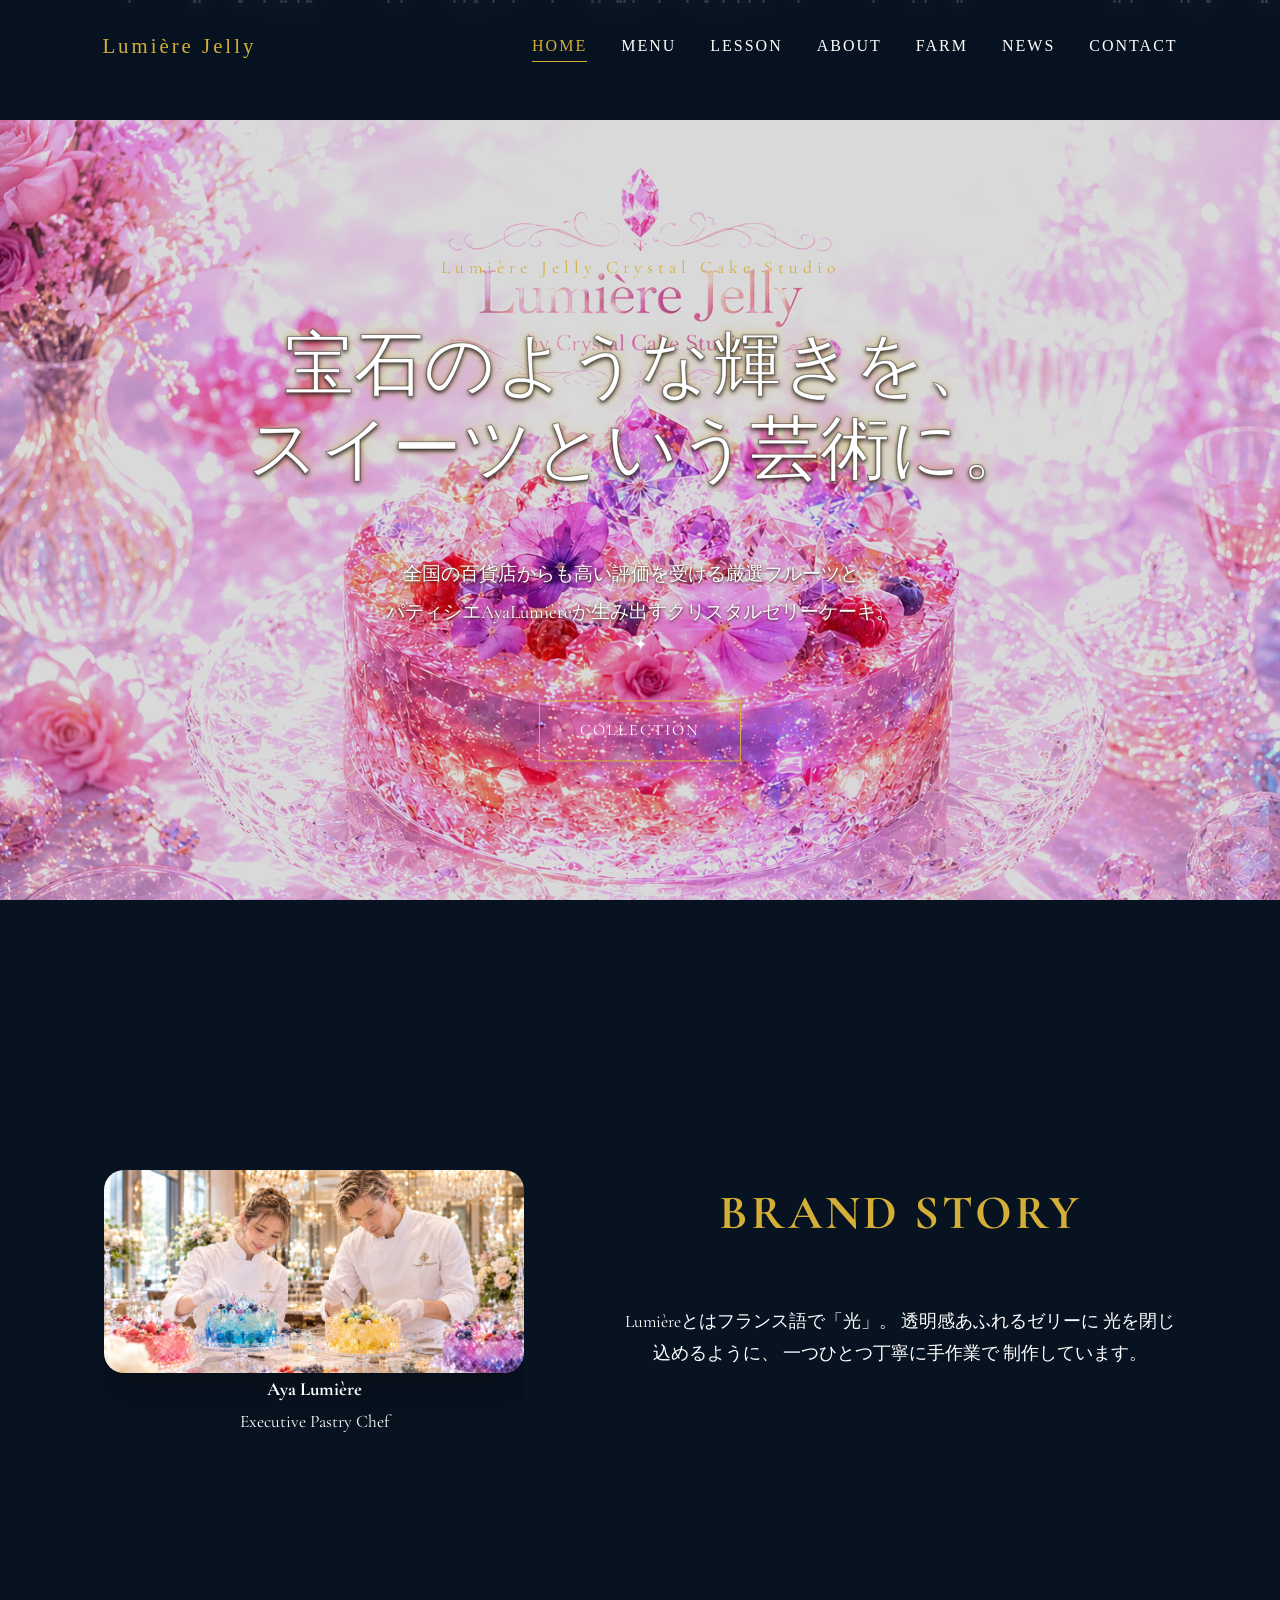
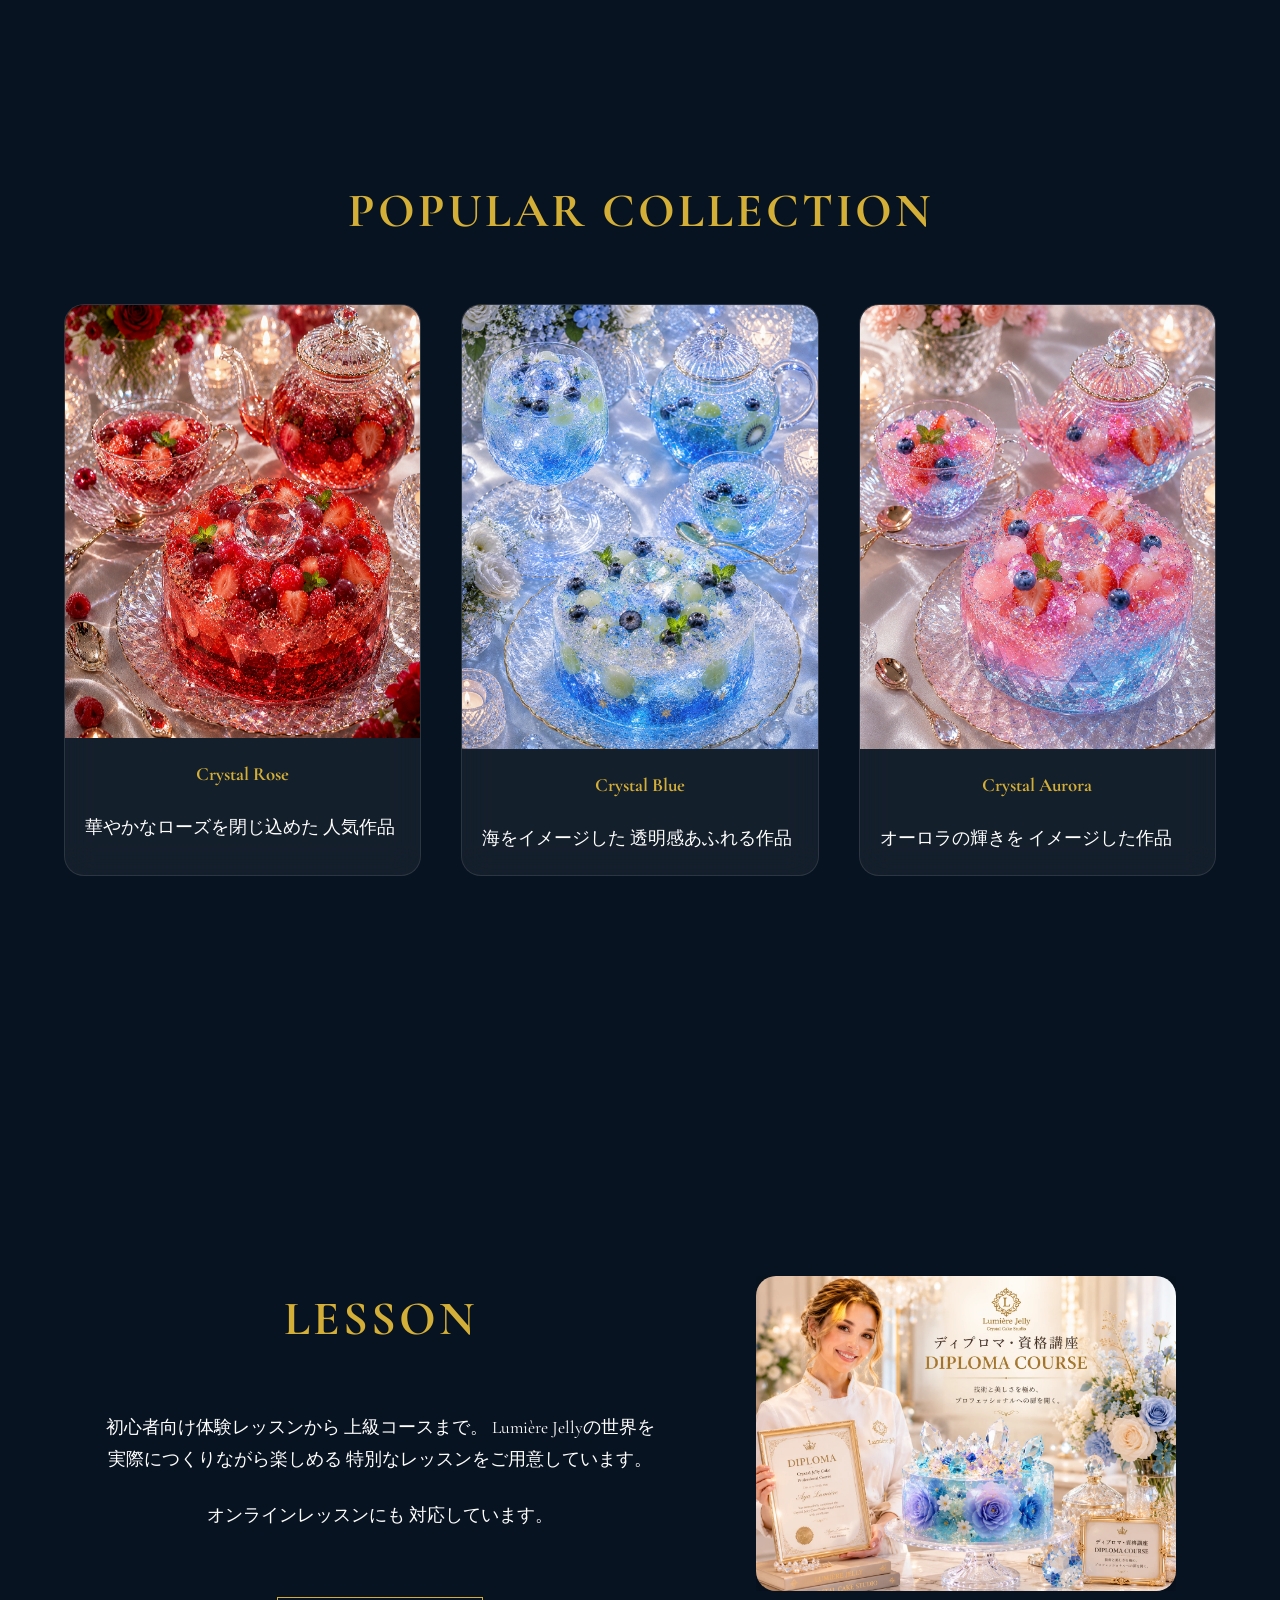
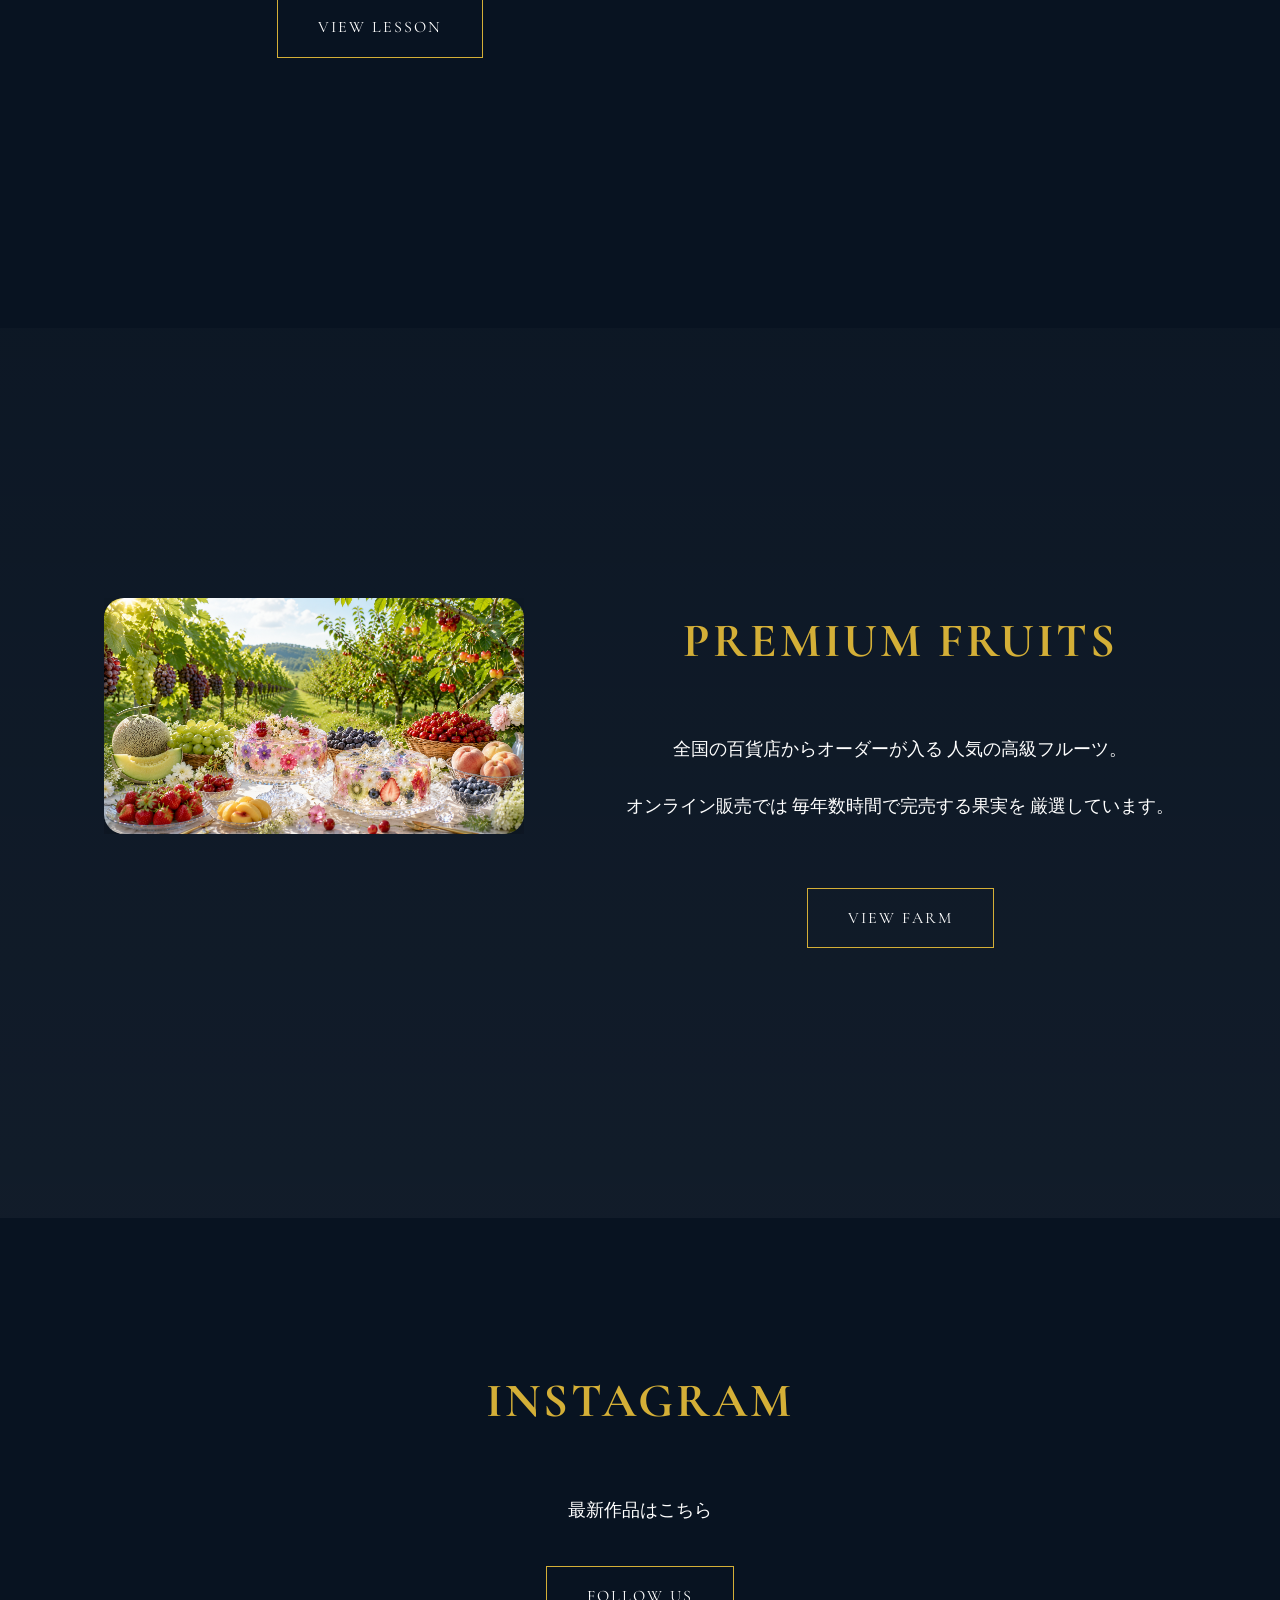
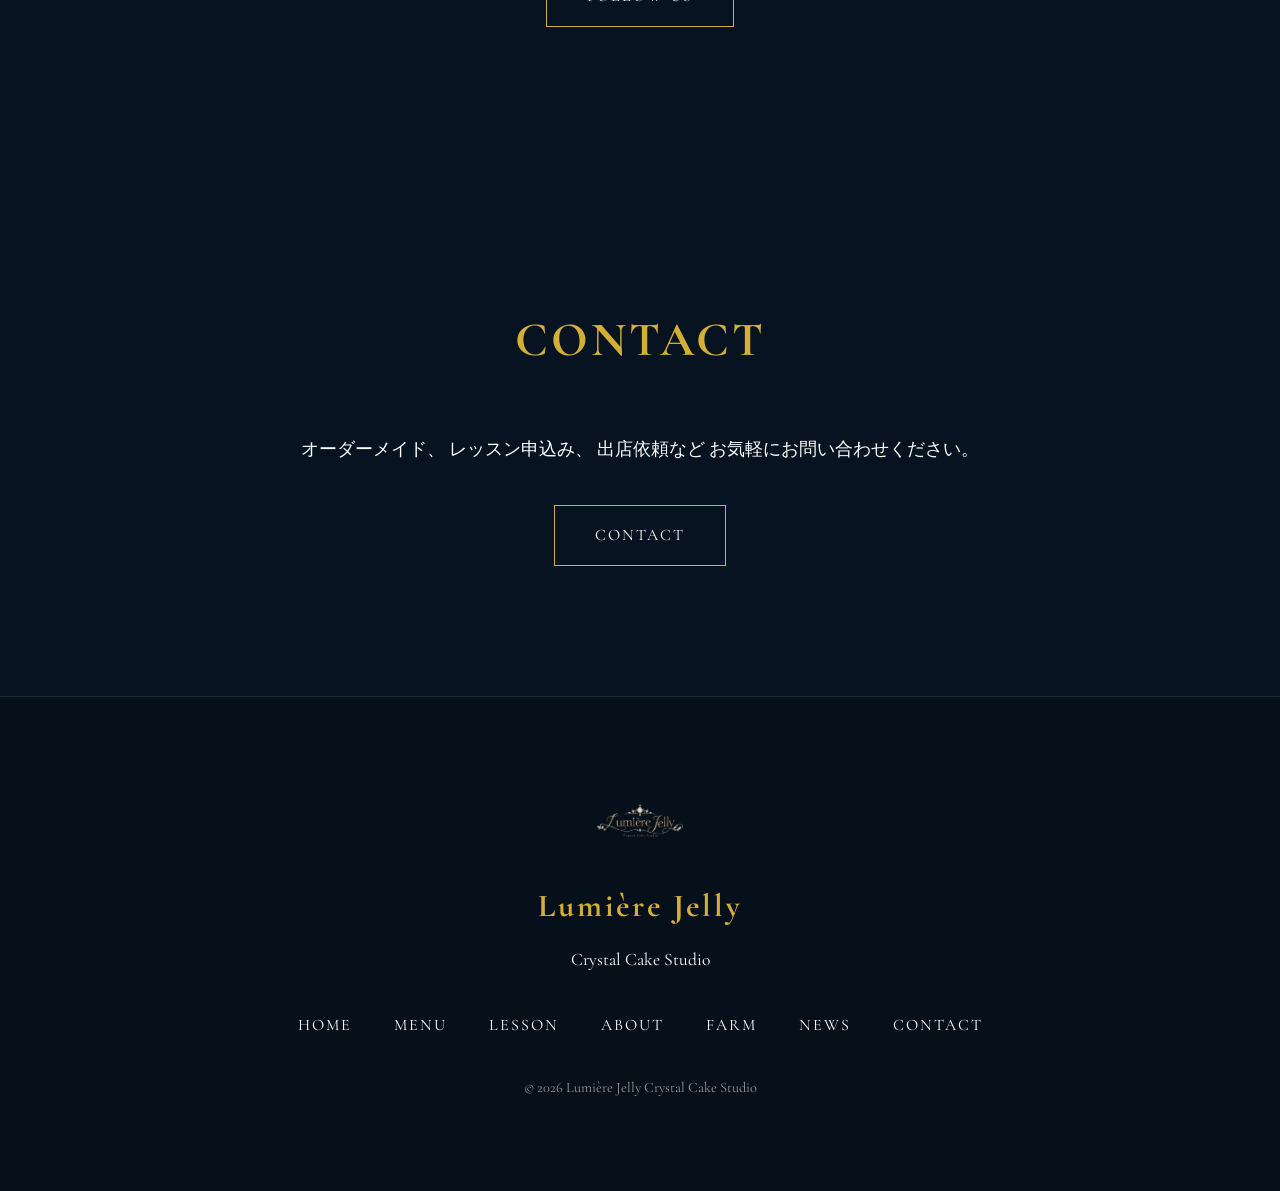
<file: index.html>
<!DOCTYPE html>
<html lang="ja">

<head>

    <meta charset="UTF-8">
    <meta name="viewport" content="width=device-width, initial-scale=1.0">

    <title>Lumière Jelly Crystal Cake Studio</title>

    <meta name="description"
        content="宝石のような輝きを、スイーツという芸術に。">

    <link rel="icon"
        href="img/faviconG.ico"
        type="image/x-icon">

    <!-- Google Fonts -->

    <link rel="preconnect"
        href="https://fonts.googleapis.com">

    <link rel="preconnect"
        href="https://fonts.gstatic.com"
        crossorigin>

    <link href="https://fonts.googleapis.com/css2?family=Cormorant+Garamond:wght@300;400;500;600&display=swap"
        rel="stylesheet">

    <!-- CSS -->

    <link rel="stylesheet"
        href="css/style.css">

    <link rel="stylesheet" href="css/responsive.css">
</head>


<body>


<!-- =========================
     Particles
========================= -->

<div id="particles"></div>


<!-- =========================
     Loading
========================= -->

<div id="loading">

    <div class="loading-content">

        <img
            src="img/logotoka1.webp"
            alt="Lumière Jelly">

        <h1>
            Lumière Jelly
        </h1>

        <p>
            Crystal Cake Studio
        </p>

    </div>

</div>


<!-- =========================
     Header
========================= -->

<header class="home-header">
    <div class="logo"><a href="index.html">Lumière Jelly</a></div>
    <nav aria-label="メインナビゲーション">
        <a href="index.html" aria-current="page">HOME</a>
        <a href="menu.html">MENU</a>
        <a href="lesson.html">LESSON</a>
        <a href="about.html">ABOUT</a>
        <a href="farm.html">FARM</a>
        <a href="news.html">NEWS</a>
        <a href="contact.html">CONTACT</a>
    </nav>
</header>


<!-- =========================
     Hero
========================= -->

<section class="hero">

    <div class="hero-slider">


        <div class="slide active">

            <img
                src="img/top1.jpg"
                alt="Lumière Jelly Crystal Cake">

        </div>


        <div class="slide">

            <img
                src="img/top2.jpg"
                alt="Lumière Jelly Crystal Cake">

        </div>


        <div class="slide">

            <img
                src="img/top3.jpg"
                alt="Lumière Jelly Crystal Cake">

        </div>


        <div class="slide">

            <img
                src="img/top4.jpg"
                alt="Lumière Jelly Crystal Cake">

        </div>

    </div>


    <div class="hero-content">


        <p class="hero-subtitle">

            Lumière Jelly Crystal Cake Studio

        </p>


        <h1 id="hero-title">

            <span class="line">

                宝石のような輝きを、

            </span>

            <br>

            <span class="line">

                スイーツという芸術に。

            </span>

        </h1>


        <div class="gold-line"></div>


        <p
            class="hero-text"
            id="hero-description">

            <span class="desc-line">

                全国の百貨店からも高い評価を受ける
                厳選フルーツと、

            </span>

            <br>

            <span class="desc-line">

                パティシエ Aya Lumière が生み出す
                クリスタルゼリーケーキ。

            </span>

        </p>


        <div class="crystal-divider">

            <span class="line-left"></span>

            <span class="crystal">
                ✦
            </span>

            <span class="line-right"></span>

        </div>


        <a
            href="menu.html"
            class="btn">

            COLLECTION

        </a>


    </div>

</section>


<!-- =========================
     Brand Story
========================= -->

<section class="story reveal sparkle-hover">


    <div class="brand-story">


        <!-- 左：写真 -->

        <div class="story-image">

            <img
                src="img/ptyi1.webp"
                alt="パティシエ Aya Lumière">

            <h3>
                Aya Lumière
            </h3>

            <p>
                Executive Pastry Chef
            </p>

        </div>


        <!-- 右：文章 -->

        <div class="story-text">

            <h2>
                BRAND STORY
            </h2>

            <p>

                Lumièreとはフランス語で「光」。

                透明感あふれるゼリーに
                光を閉じ込めるように、

                一つひとつ丁寧に手作業で
                制作しています。

            </p>

        </div>


    </div>

</section>


<!-- =========================
     Popular Collection
========================= -->

<section class="collection reveal sparkle-hover">


    <div class="container">


        <h2>
            POPULAR COLLECTION
        </h2>


        <div class="cards">


            <!-- Card 01 -->

            <div class="card">

                <img
                    src="img/rose2.jpg"
                    alt="Crystal Rose">

                <h3>
                    Crystal Rose
                </h3>

                <p>
                    華やかなローズを閉じ込めた
                    人気作品
                </p>

            </div>


            <!-- Card 02 -->

            <div class="card">

                <img
                    src="img/blue.jpg"
                    alt="Crystal Blue">

                <h3>
                    Crystal Blue
                </h3>

                <p>
                    海をイメージした
                    透明感あふれる作品
                </p>

            </div>


            <!-- Card 03 -->

            <div class="card">

                <img
                    src="img/orora.jpg"
                    alt="Crystal Aurora">

                <h3>
                    Crystal Aurora
                </h3>

                <p>
                    オーロラの輝きを
                    イメージした作品
                </p>

            </div>


        </div>


    </div>

</section>


<!-- =========================
     Lesson
========================= -->

<section class="lesson reveal sparkle-hover">


    <div class="lesson-story">


        <!-- 左：文章 -->

        <div class="lesson-text">

            <h2>
                LESSON
            </h2>


            <p>

                初心者向け体験レッスンから
                上級コースまで。

                Lumière Jellyの世界を
                実際につくりながら楽しめる
                特別なレッスンをご用意しています。

            </p>


            <p>

                オンラインレッスンにも
                対応しています。

            </p>


            <a
                href="lesson.html"
                class="btn">

                VIEW LESSON

            </a>


        </div>


        <!-- 右：写真 -->

        <div class="lesson-image">

            <img
                src="img/lesson1.webp"
                alt="Lumière Jelly レッスン">

        </div>


    </div>

</section>


<!-- =========================
     Farm
========================= -->

<section class="farm reveal sparkle-hover">


    <div class="farm-story">


        <!-- 左：写真 -->

        <div class="farm-image">

            <img
                src="img/farm-hero01.webp"
                alt="厳選されたプレミアムフルーツ">

        </div>


        <!-- 右：文章 -->

        <div class="farm-text">

            <h2>
                PREMIUM FRUITS
            </h2>


            <p>

                全国の百貨店からオーダーが入る
                人気の高級フルーツ。

            </p>


            <p>

                オンライン販売では
                毎年数時間で完売する果実を
                厳選しています。

            </p>


            <a
                href="farm.html"
                class="btn">

                VIEW FARM

            </a>


        </div>


    </div>

</section>


<!-- =========================
     Instagram
========================= -->

<section class="instagram reveal sparkle-hover">


    <div class="container">


        <h2>
            INSTAGRAM
        </h2>


        <p>
            最新作品はこちら
        </p>


        <a
            href="#"
            class="btn">

            FOLLOW US

        </a>


    </div>

</section>


<!-- =========================
     Contact
========================= -->

<section class="contact reveal sparkle-hover">


    <div class="container">


        <h2>
            CONTACT
        </h2>


        <p>

            オーダーメイド、
            レッスン申込み、
            出店依頼など
            お気軽にお問い合わせください。

        </p>


        <a
            href="contact.html"
            class="btn">

            CONTACT

        </a>


    </div>

</section>


<!-- =========================
     Footer
========================= -->

<footer>


    <div class="container">


        <img
            src="img/logo2.webp"
            alt="Lumière Jelly"
            class="footer-logo">


        <h3>
            Lumière Jelly
        </h3>


        <p>
            Crystal Cake Studio
        </p>


        <nav class="footer-nav">


            <a href="index.html">
                HOME
            </a>

            <a href="menu.html">
                MENU
            </a>

            <a href="lesson.html">
                LESSON
            </a>

            <a href="about.html">
                ABOUT
            </a>

            <a href="farm.html">
                FARM
            </a>

            <a href="news.html">
                NEWS
            </a>

            <a href="contact.html">
                CONTACT
            </a>


        </nav>


        <p class="copyright">

            © 2026 Lumière Jelly Crystal Cake Studio

        </p>


    </div>

</footer>


<!-- =========================
     JavaScript
========================= -->

<script src="js/script.js"></script>


    <script src="js/responsive-nav.js" defer></script>
</body>

</html>
</file>
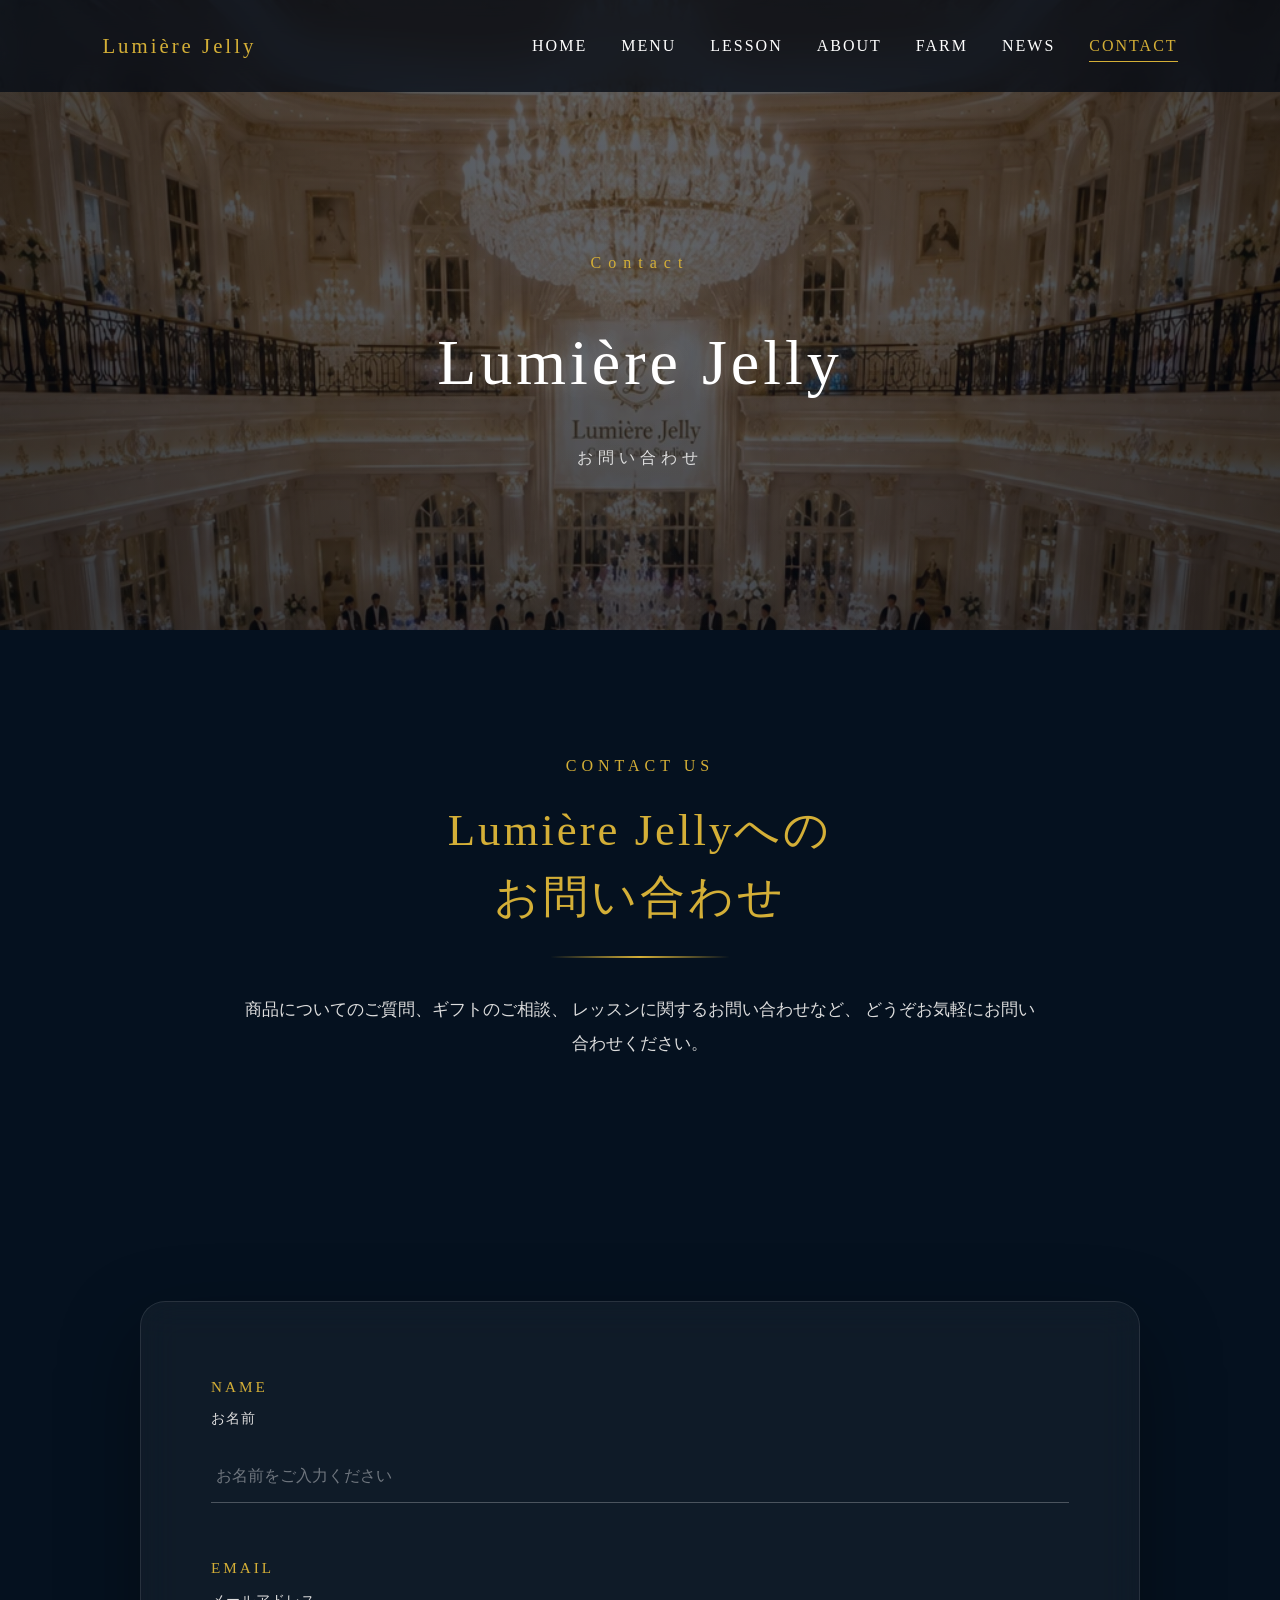
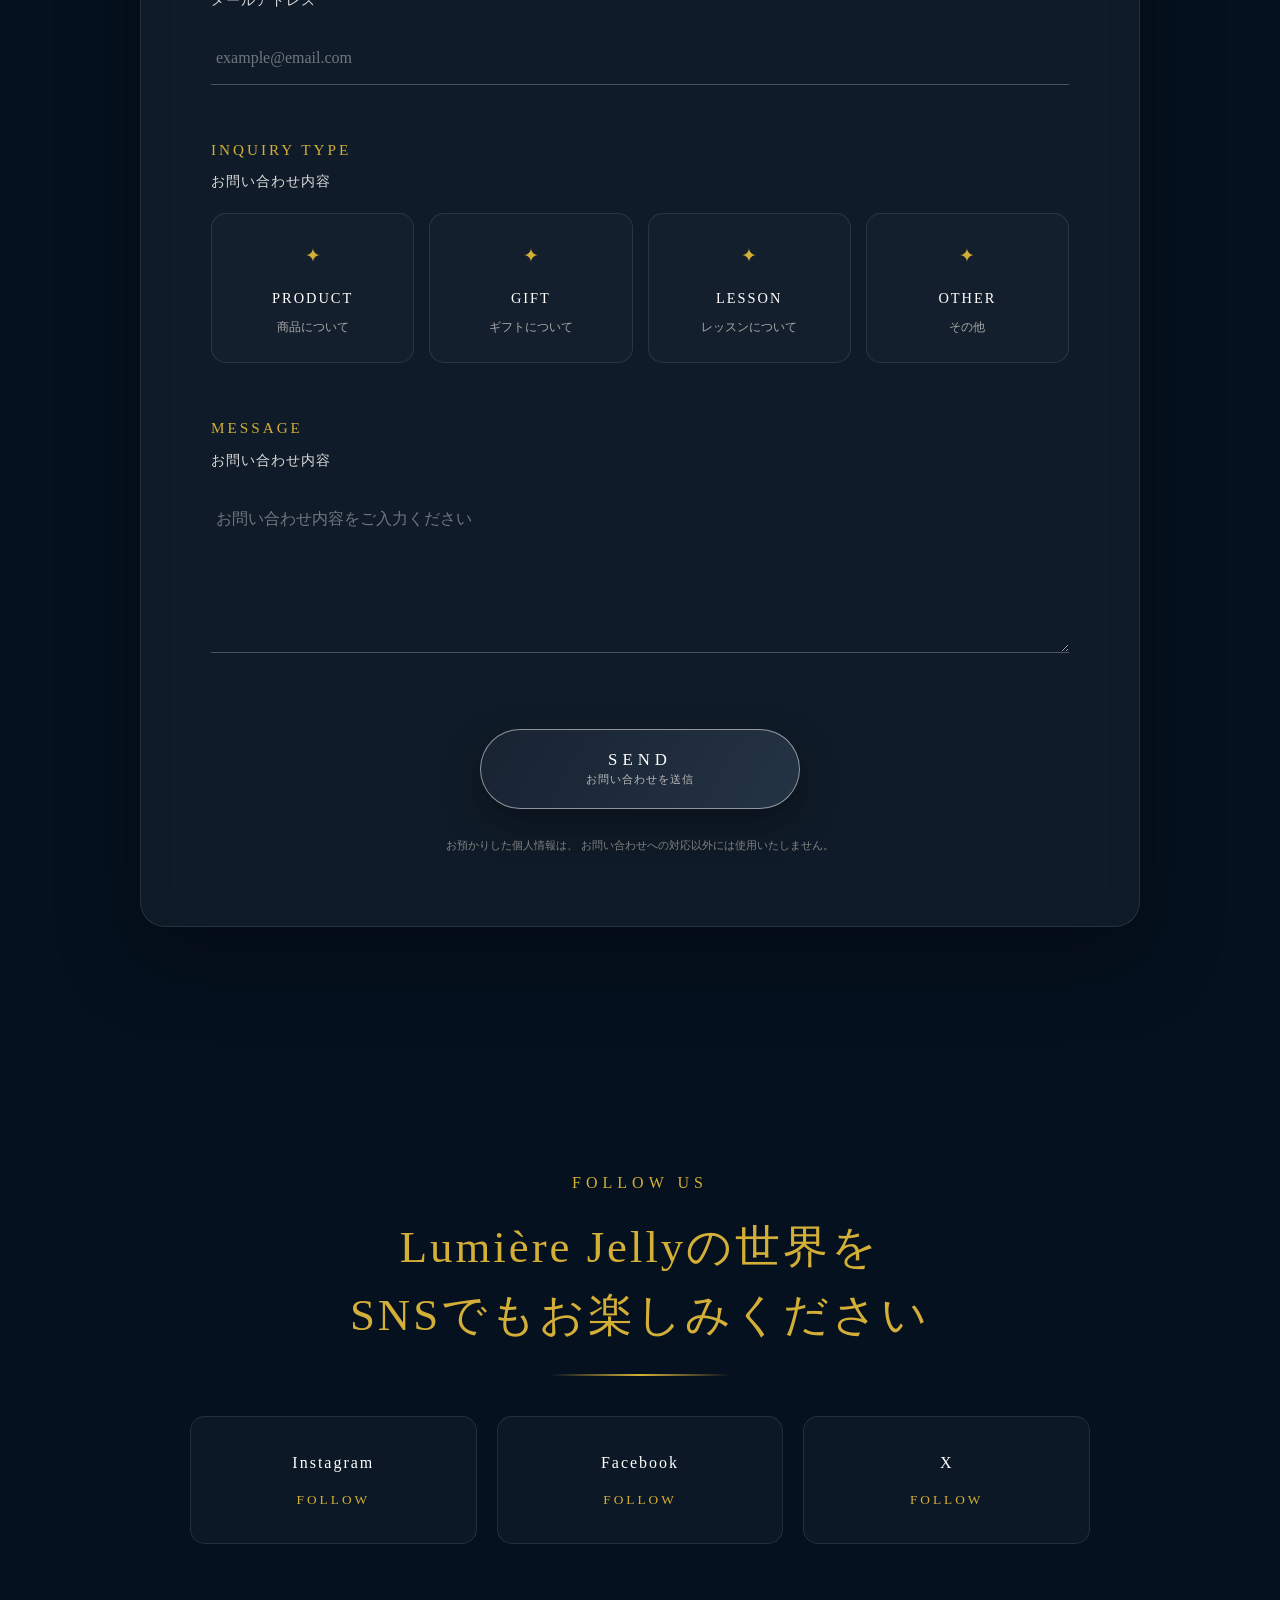
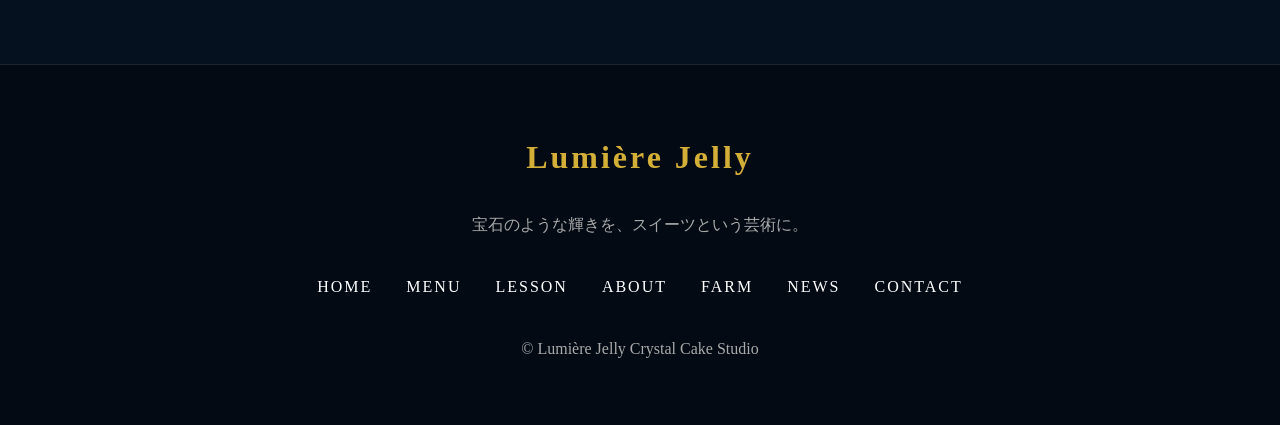
<file: contact.html>
<!DOCTYPE html>
<html lang="ja">

<head>
    <meta charset="UTF-8">
    <meta name="viewport" content="width=device-width, initial-scale=1.0">
    <link rel="icon" href="img/faviconG.ico" type="image/x-icon">
    <title>
        Contact | Lumière Jelly Crystal Cake Studio
    </title>

    <link rel="stylesheet" href="css/contact.css">
    <link rel="stylesheet" href="css/responsive.css">
</head>

<body>

    <!-- キラキラ粒子 -->
    <div id="particles"></div>

    <!-- マウスに追従する光 -->
    <div class="cursor-light"></div>


    <!-- ヘッダー -->
    <header>

        <div class="logo">
            <a href="index.html">
                Lumière Jelly
            </a>
        </div>

        <nav>
            <a href="index.html">HOME</a>
            <a href="menu.html">MENU</a>
            <a href="lesson.html">LESSON</a>
            <a href="about.html">ABOUT</a>
            <a href="farm.html">FARM</a>
            <a href="news.html">NEWS</a>
            <a href="contact.html" class="active">CONTACT</a>
        </nav>

    </header>


    <!-- ヒーロー -->
    <section class="contact-hero">

        <div class="hero-overlay"></div>

        <div class="hero-content">

            <p class="subtitle">
                Contact
            </p>

            <h1>
                Lumière Jelly
            </h1>

            <p class="hero-text">
                お問い合わせ
            </p>

        </div>

    </section>


    <!-- CONTACT INTRO -->
    <section class="contact-intro section reveal">

        <p class="small-title">
            CONTACT US
        </p>

        <h2>
            Lumière Jellyへの<br>
            お問い合わせ
        </h2>

        <div class="gold-line center"></div>

        <p class="intro-text">
            商品についてのご質問、ギフトのご相談、
            レッスンに関するお問い合わせなど、
            どうぞお気軽にお問い合わせください。
        </p>

    </section>


    <!-- CONTACT FORM -->
    <section class="contact-section section">

        <div class="form-wrapper reveal">

            <form id="contactForm">

                <!-- お名前 -->
                <div class="form-group">

                    <label for="name">
                        NAME
                        <span>お名前</span>
                    </label>

                    <input type="text" id="name" name="name" placeholder="お名前をご入力ください" required>

                </div>


                <!-- メール -->
                <div class="form-group">

                    <label for="email">
                        EMAIL
                        <span>メールアドレス</span>
                    </label>

                    <input type="email" id="email" name="email" placeholder="example@email.com" required>

                </div>


                <!-- お問い合わせ内容 -->
                <div class="form-group">

                    <label>
                        INQUIRY TYPE
                        <span>お問い合わせ内容</span>
                    </label>


                    <div class="inquiry-options">

                        <label class="inquiry-card">

                            <input type="radio" name="type" value="商品について" required>

                            <span class="card-content">
                                <span class="card-icon">✦</span>
                                <span class="card-title">
                                    PRODUCT
                                </span>
                                <span class="card-text">
                                    商品について
                                </span>
                            </span>

                        </label>


                        <label class="inquiry-card">

                            <input type="radio" name="type" value="ギフトについて">

                            <span class="card-content">
                                <span class="card-icon">✦</span>
                                <span class="card-title">
                                    GIFT
                                </span>
                                <span class="card-text">
                                    ギフトについて
                                </span>
                            </span>

                        </label>


                        <label class="inquiry-card">

                            <input type="radio" name="type" value="レッスンについて">

                            <span class="card-content">
                                <span class="card-icon">✦</span>
                                <span class="card-title">
                                    LESSON
                                </span>
                                <span class="card-text">
                                    レッスンについて
                                </span>
                            </span>

                        </label>


                        <label class="inquiry-card">

                            <input type="radio" name="type" value="その他">

                            <span class="card-content">
                                <span class="card-icon">✦</span>
                                <span class="card-title">
                                    OTHER
                                </span>
                                <span class="card-text">
                                    その他
                                </span>
                            </span>

                        </label>

                    </div>

                </div>


                <!-- メッセージ -->
                <div class="form-group">

                    <label for="message">
                        MESSAGE
                        <span>お問い合わせ内容</span>
                    </label>

                    <textarea id="message" name="message" rows="7" placeholder="お問い合わせ内容をご入力ください" required></textarea>

                </div>


                <!-- 送信ボタン -->
                <div class="submit-area">

                    <button type="submit" class="submit-button">

                        <span class="button-shine"></span>

                        <span class="button-text">
                            SEND
                        </span>

                        <span class="button-subtext">
                            お問い合わせを送信
                        </span>

                    </button>

                    <p class="privacy-text">
                        お預かりした個人情報は、
                        お問い合わせへの対応以外には使用いたしません。
                    </p>

                </div>

            </form>


            <!-- 送信完了 -->
            <div class="thank-you" id="thankYou">

                <div class="thankyou-crystal">
                    ✦
                </div>

                <p class="thankyou-small">
                    MESSAGE RECEIVED
                </p>

                <h2>
                    Thank you
                </h2>

                <div class="gold-line center"></div>

                <p>
                    お問い合わせありがとうございます。<br>
                    メッセージを受け付けました。
                </p>

                <span class="thankyou-note">
                    Lumière Jelly Crystal Cake Studio
                </span>

            </div>

        </div>

    </section>


    <!-- SNS -->
    <section class="sns-section section reveal">

        <p class="small-title">
            FOLLOW US
        </p>

        <h2>
            Lumière Jellyの世界を<br>
            SNSでもお楽しみください
        </h2>

        <div class="gold-line center"></div>

        <div class="sns-links">

            <a href="#" class="sns-link">
                <span>Instagram</span>
                <small>FOLLOW</small>
            </a>

            <a href="#" class="sns-link">
                <span>Facebook</span>
                <small>FOLLOW</small>
            </a>

            <a href="#" class="sns-link">
                <span>X</span>
                <small>FOLLOW</small>
            </a>

        </div>

    </section>


    <!-- =========================
     FOOTER
========================= -->

    <footer>

        <h3>
            Lumière Jelly
        </h3>

        <p>
            宝石のような輝きを、スイーツという芸術に。
        </p>


        <div class="footer-nav">

            <a href="index.html">HOME</a>
            <a href="menu.html">MENU</a>
            <a href="lesson.html">LESSON</a>
            <a href="about.html">ABOUT</a>
            <a href="farm.html">FARM</a>
            <a href="news.html">NEWS</a>
            <a href="contact.html">CONTACT</a>

        </div>


        <p>
            © Lumière Jelly Crystal Cake Studio
        </p>

    </footer>

    <script src="js/contact.js"></script>

    <script src="js/responsive-nav.js" defer></script>
</body>

</html>
</file>
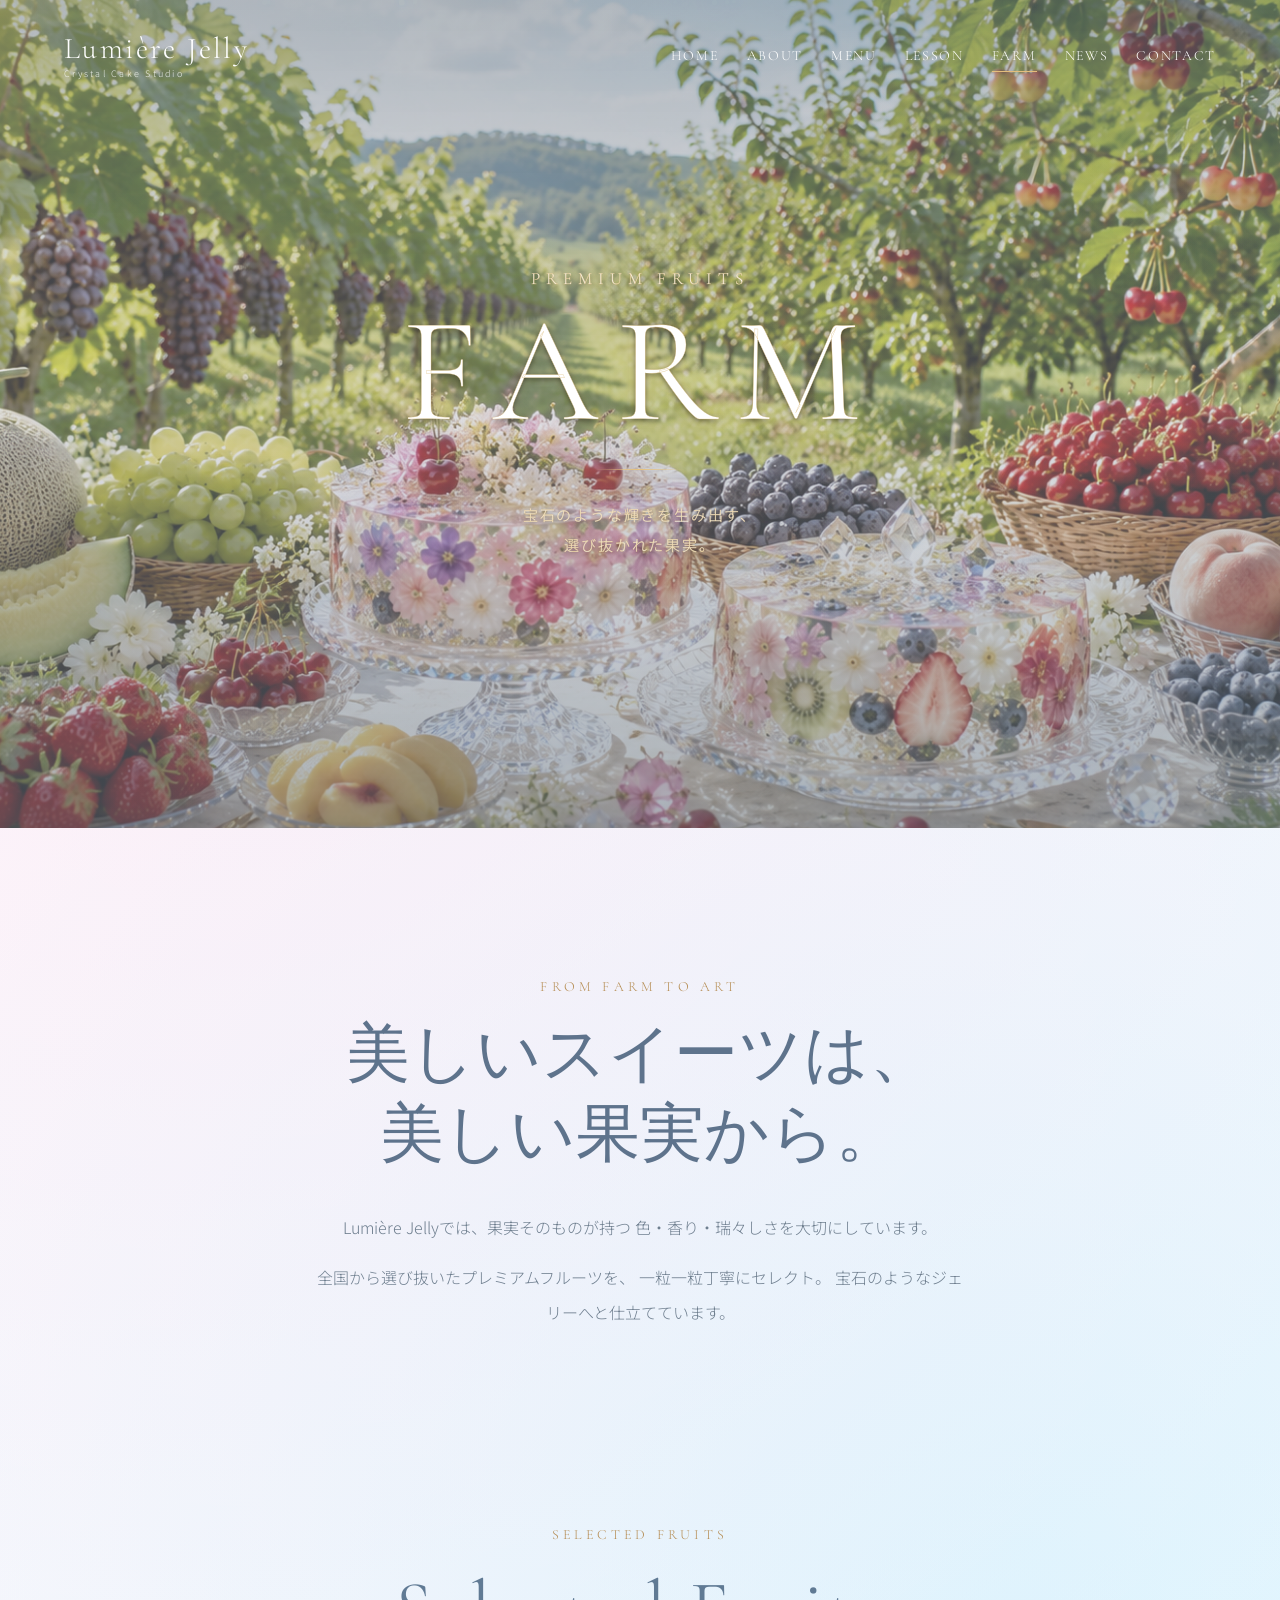
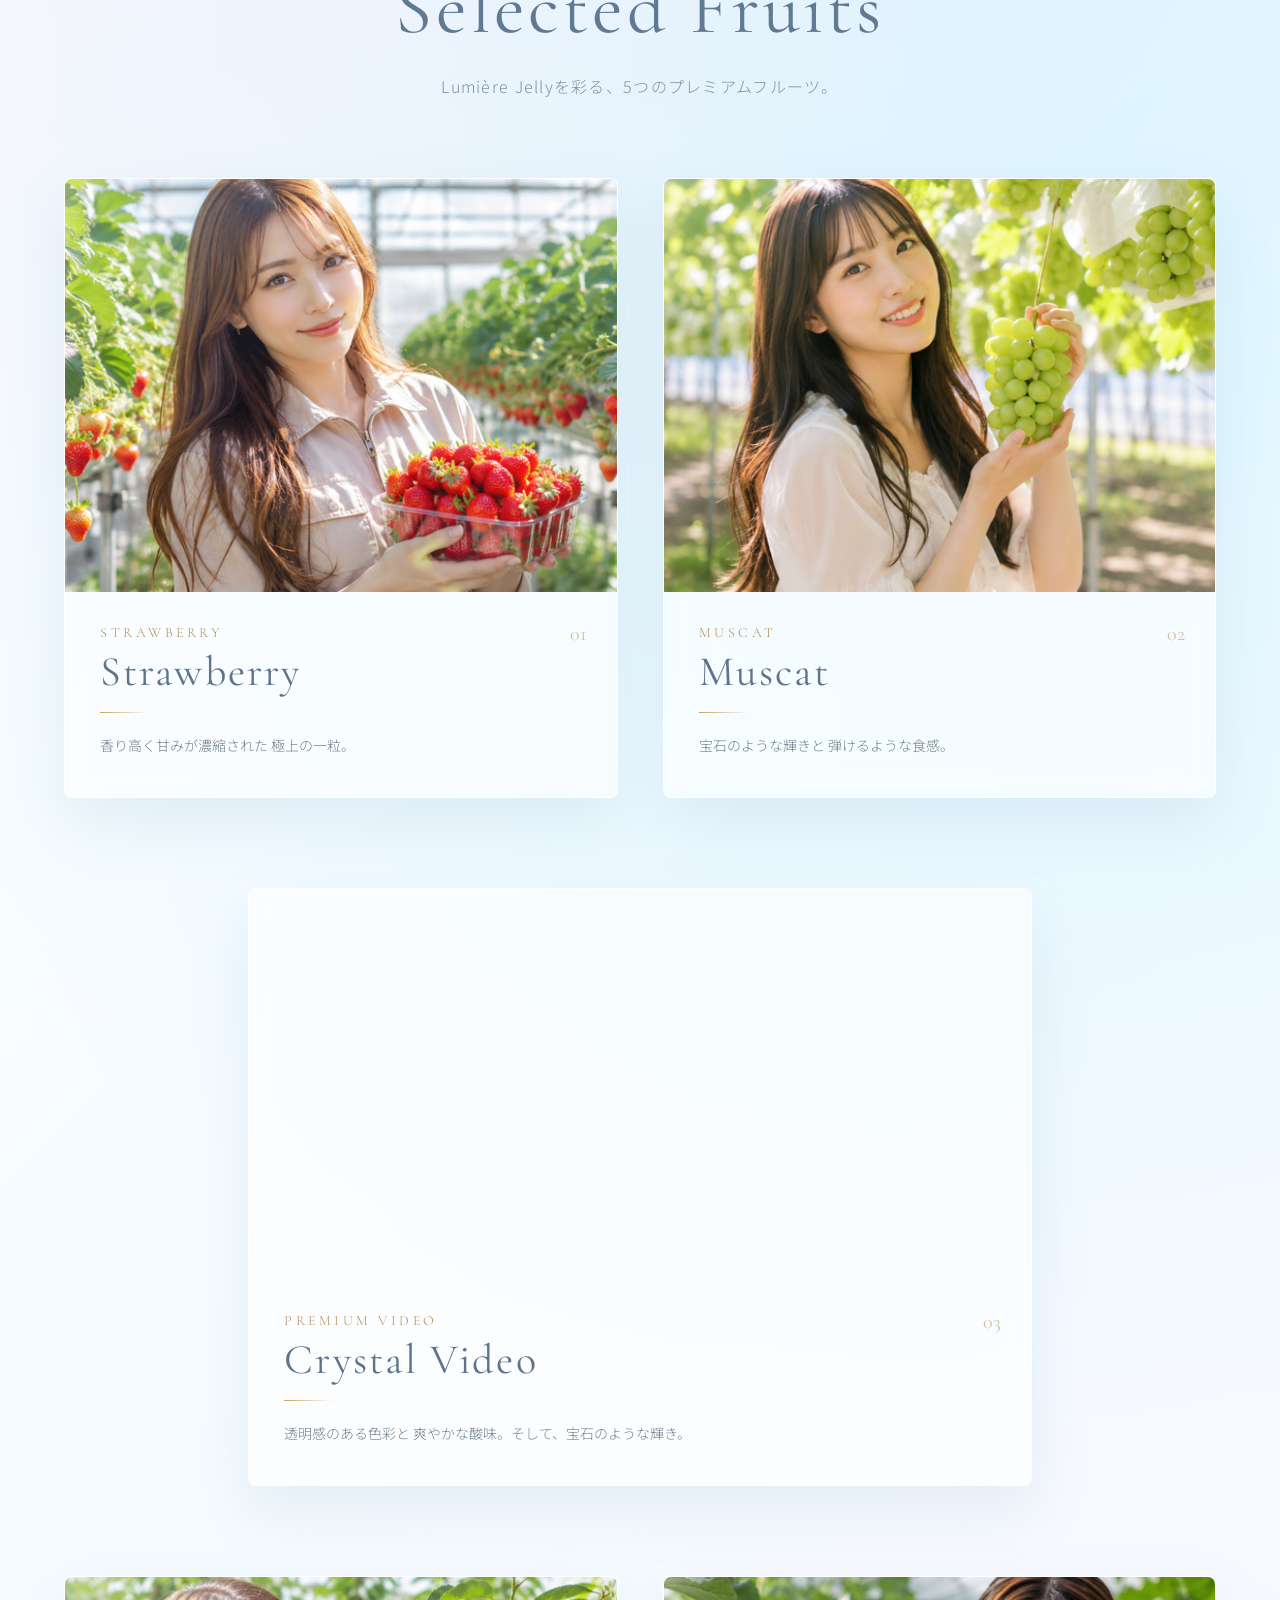
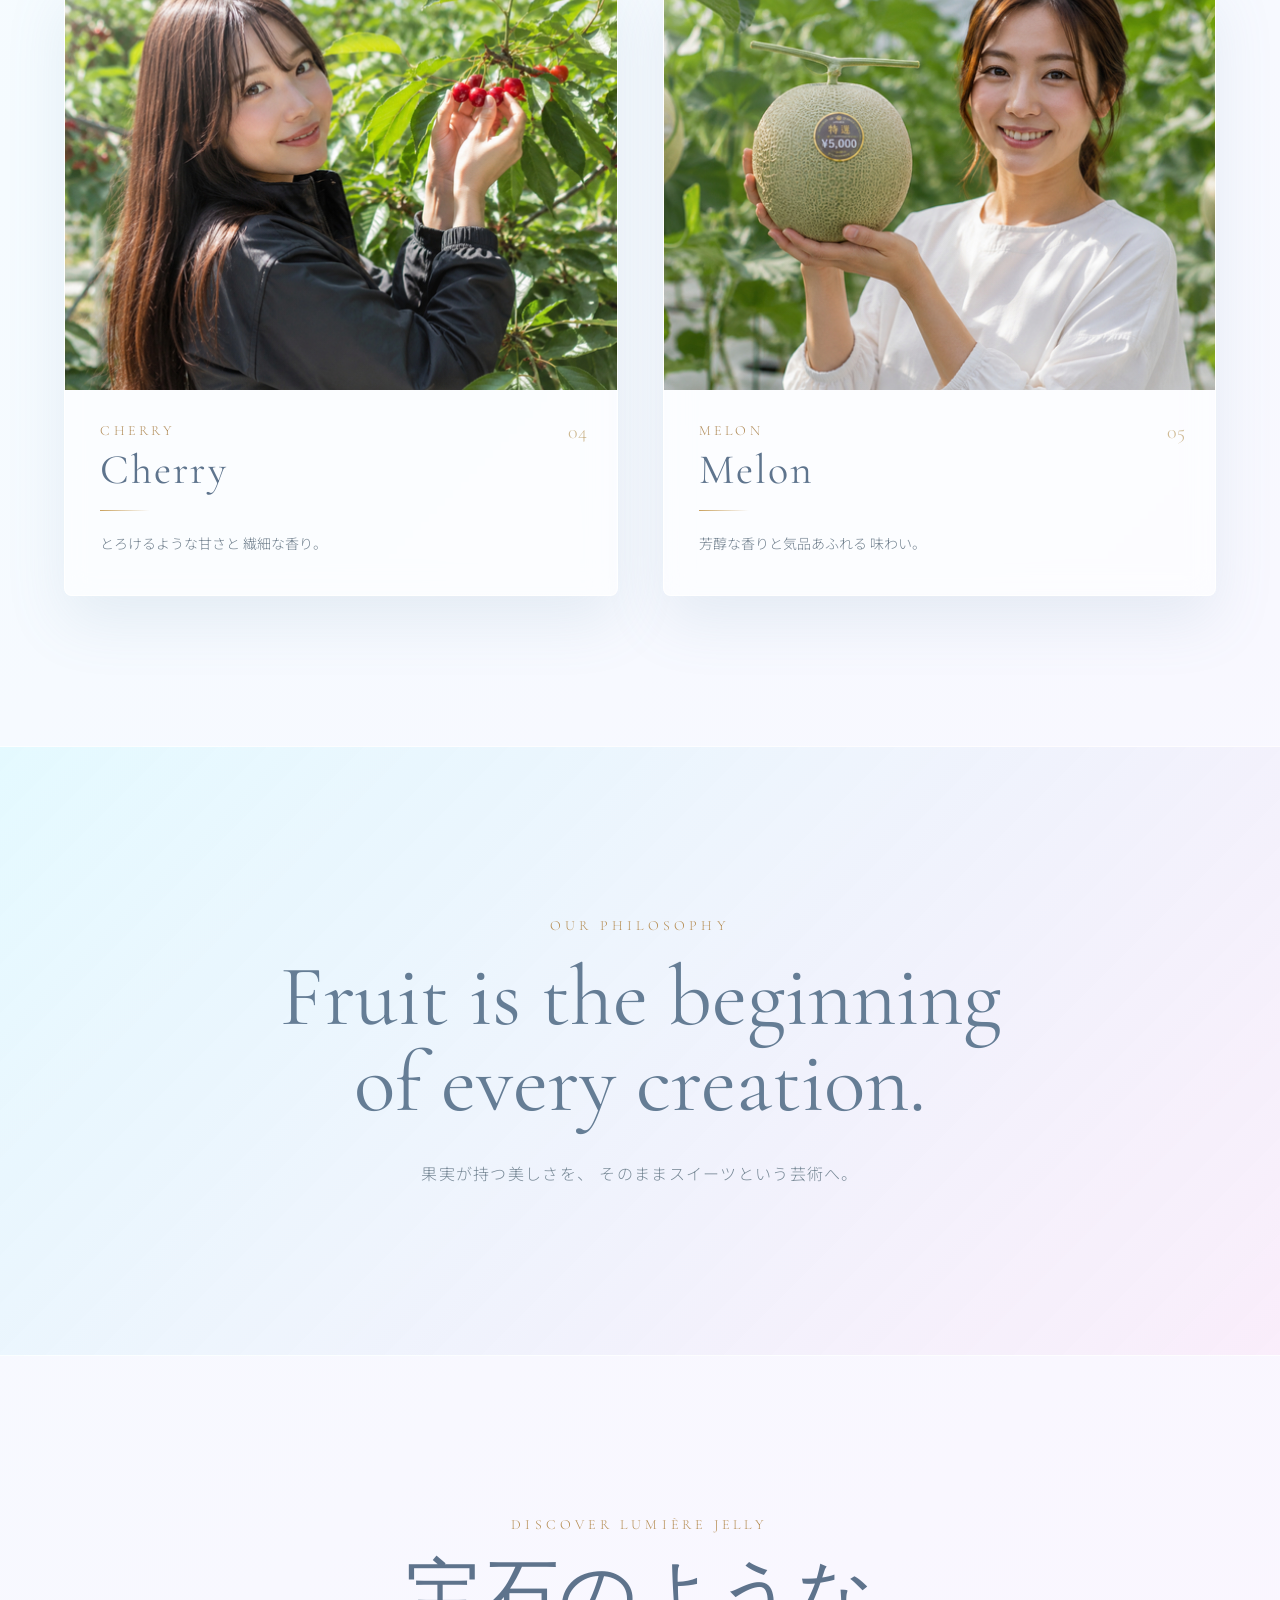
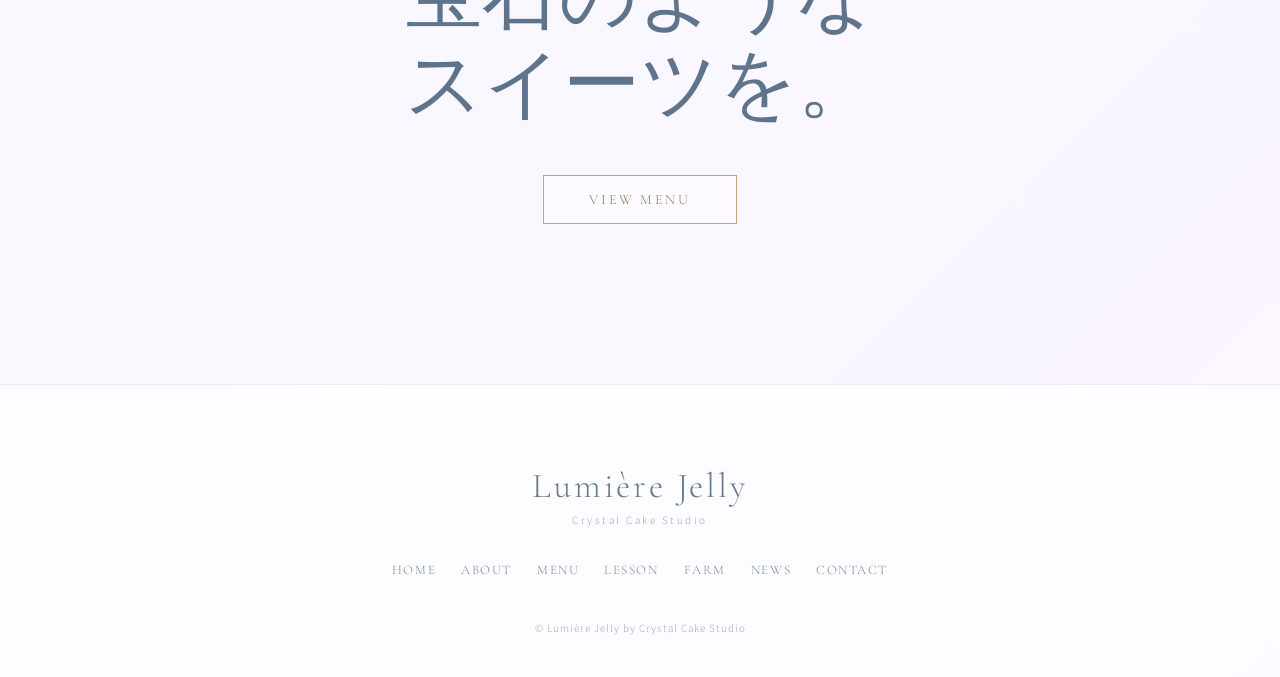
<file: farm.html>
<!DOCTYPE html>
<html lang="ja">

<head>
    <meta charset="UTF-8">
    <meta name="viewport" content="width=device-width, initial-scale=1.0">
    <link rel="icon" href="img/faviconG.ico" type="image/x-icon">
    <title>FARM | Lumière Jelly by Crystal Cake Studio</title>

    <meta name="description" content="Lumière Jellyが厳選する、宝石のように美しいプレミアムフルーツ。">

    <link rel="preconnect" href="https://fonts.googleapis.com">
    <link rel="preconnect" href="https://fonts.gstatic.com" crossorigin>

    <link
        href="https://fonts.googleapis.com/css2?family=Cormorant+Garamond:wght@400;500;600&family=Noto+Sans+JP:wght@300;400;500&display=swap"
        rel="stylesheet">

    <link rel="stylesheet" href="css/farm.css">
    <link rel="stylesheet" href="css/responsive.css">
</head>


<body>

    <!-- =========================
     Loading
========================= -->

    <div class="loading">
        <div class="loading-logo">
            Lumière Jelly
        </div>

        <div class="loading-line"></div>
    </div>


    <!-- =========================
     Crystal Particles
========================= -->

    <div class="particles" aria-hidden="true"></div>


    <!-- =========================
     Header
========================= -->

    <header class="site-header">

        <div class="header-inner">

            <a href="index.html" class="logo">
                <span class="logo-main">Lumière Jelly</span>
                <span class="logo-sub">Crystal Cake Studio</span>
            </a>


            <nav class="global-nav">

                <a href="index.html">HOME</a>

                <a href="about.html">ABOUT</a>

                <a href="menu.html">MENU</a>

                <a href="lesson.html">LESSON</a>

                <a href="farm.html" class="current">FARM</a>

                <a href="news.html">NEWS</a>

                <a href="contact.html">CONTACT</a>

            </nav>

        </div>

    </header>


    <main>


        <!-- =========================
     Hero
========================= -->

        <section class="farm-hero">

            <div class="farm-hero-image"></div>

            <div class="farm-hero-overlay"></div>


            <div class="farm-hero-content">

                <p class="hero-label">
                    PREMIUM FRUITS
                </p>

                <h1>
                    FARM
                </h1>

                <span class="hero-line"></span>

                <p class="hero-copy">
                    宝石のような輝きを生み出す、<br>
                    選び抜かれた果実。
                </p>

            </div>

        </section>



        <!-- =========================
     Introduction
========================= -->

        <section class="farm-intro reveal">

            <div class="container">

                <p class="section-label">
                    FROM FARM TO ART
                </p>

                <h2>
                    美しいスイーツは、<br>
                    美しい果実から。
                </h2>

                <p class="intro-text">
                    Lumière Jellyでは、果実そのものが持つ
                    色・香り・瑞々しさを大切にしています。
                </p>

                <p class="intro-text">
                    全国から選び抜いたプレミアムフルーツを、
                    一粒一粒丁寧にセレクト。
                    宝石のようなジェリーへと仕立てています。
                </p>

            </div>

        </section>



        <!-- =========================
     Fruit Cards
========================= -->

        <section class="fruit-section">

            <div class="container">

                <div class="fruit-heading reveal">

                    <p class="section-label">
                        SELECTED FRUITS
                    </p>

                    <h2>
                        Selected Fruits
                    </h2>

                    <p>
                        Lumière Jellyを彩る、5つのプレミアムフルーツ。
                    </p>

                </div>



                <!-- =====================
             Fruit Grid
        ====================== -->

                <div class="fruit-grid">


                    <!-- Strawberry -->

                    <article class="fruit-card fruit-card-large reveal">

                        <div class="fruit-image">

                            <img src="img/strobery.webp" alt="ストロベリーを手にする女性">

                        </div>

                        <div class="fruit-content">

                            <span class="fruit-number">
                                01
                            </span>

                            <p class="fruit-category">
                                STRAWBERRY
                            </p>

                            <h3>
                                Strawberry
                            </h3>

                            <span class="fruit-line"></span>

                            <p>
                                香り高く甘みが濃縮された
                                極上の一粒。
                            </p>

                        </div>

                    </article>



                    <!-- Muscat -->

                    <article class="fruit-card reveal">

                        <div class="fruit-image">

                            <img src="img/muscat.webp" alt="シャインマスカット">

                        </div>

                        <div class="fruit-content">

                            <span class="fruit-number">
                                02
                            </span>

                            <p class="fruit-category">
                                MUSCAT
                            </p>

                            <h3>
                                Muscat
                            </h3>

                            <span class="fruit-line"></span>

                            <p>
                                宝石のような輝きと
                                弾けるような食感。
                            </p>

                        </div>

                    </article>



                    <!-- mp4 -->

                    <article class="fruit-card fruit-card-center reveal">

                        <video autoplay muted loop playsinline preload="metadata">
                            <source src="img/muscat.mp4" type="video/mp4">
                        </video>

                        <div class="fruit-content">

                            <span class="fruit-number">
                                03
                            </span>

                            <p class="fruit-category">
                                PREMIUM VIDEO
                            </p>

                            <h3>
                                Crystal Video
                            </h3>

                            <span class="fruit-line"></span>

                            <p>
                                透明感のある色彩と
                                爽やかな酸味。そして、宝石のような輝き。
                            </p>

                        </div>

                    </article>



                    <!-- Cherry -->

                    <article class="fruit-card reveal">

                        <div class="fruit-image">

                            <img src="img/cherry.webp" alt="チェリー">

                        </div>

                        <div class="fruit-content">

                            <span class="fruit-number">
                                04
                            </span>

                            <p class="fruit-category">
                                CHERRY
                            </p>

                            <h3>
                                Cherry
                            </h3>

                            <span class="fruit-line"></span>

                            <p>
                                とろけるような甘さと
                                繊細な香り。
                            </p>

                        </div>

                    </article>



                    <!-- Melon -->

                    <article class="fruit-card reveal">

                        <div class="fruit-image">

                            <img src="img/melon.webp" alt="メロン">

                        </div>

                        <div class="fruit-content">

                            <span class="fruit-number">
                                05
                            </span>

                            <p class="fruit-category">
                                MELON
                            </p>

                            <h3>
                                Melon
                            </h3>

                            <span class="fruit-line"></span>

                            <p>
                                芳醇な香りと気品あふれる
                                味わい。
                            </p>

                        </div>

                    </article>


                </div>

            </div>

        </section>



        <!-- =========================
     Philosophy
========================= -->

        <section class="farm-philosophy reveal">

            <div class="container">

                <p class="section-label">
                    OUR PHILOSOPHY
                </p>

                <h2>
                    Fruit is the beginning<br>
                    of every creation.
                </h2>

                <p>
                    果実が持つ美しさを、
                    そのままスイーツという芸術へ。
                </p>

            </div>

        </section>



        <!-- =========================
     CTA
========================= -->

        <section class="farm-cta reveal">

            <div class="container">

                <p class="section-label">
                    DISCOVER LUMIÈRE JELLY
                </p>

                <h2>
                    宝石のような<br>
                    スイーツを。
                </h2>

                <a href="menu.html" class="btn">
                    VIEW MENU
                </a>

            </div>

        </section>


    </main>



    <!-- =========================
     Footer
========================= -->

    <footer class="site-footer">

        <div class="footer-logo">
            Lumière Jelly
        </div>

        <p>
            Crystal Cake Studio
        </p>

        <div class="footer-nav">

            <a href="index.html">HOME</a>
            <a href="about.html">ABOUT</a>
            <a href="menu.html">MENU</a>
            <a href="lesson.html">LESSON</a>
            <a href="farm.html">FARM</a>
            <a href="news.html">NEWS</a>
            <a href="contact.html">CONTACT</a>

        </div>

        <small>
            © Lumière Jelly by Crystal Cake Studio
        </small>

    </footer>


    <script src="js/farm.js"></script>

    <script src="js/responsive-nav.js" defer></script>
</body>

</html>
</file>
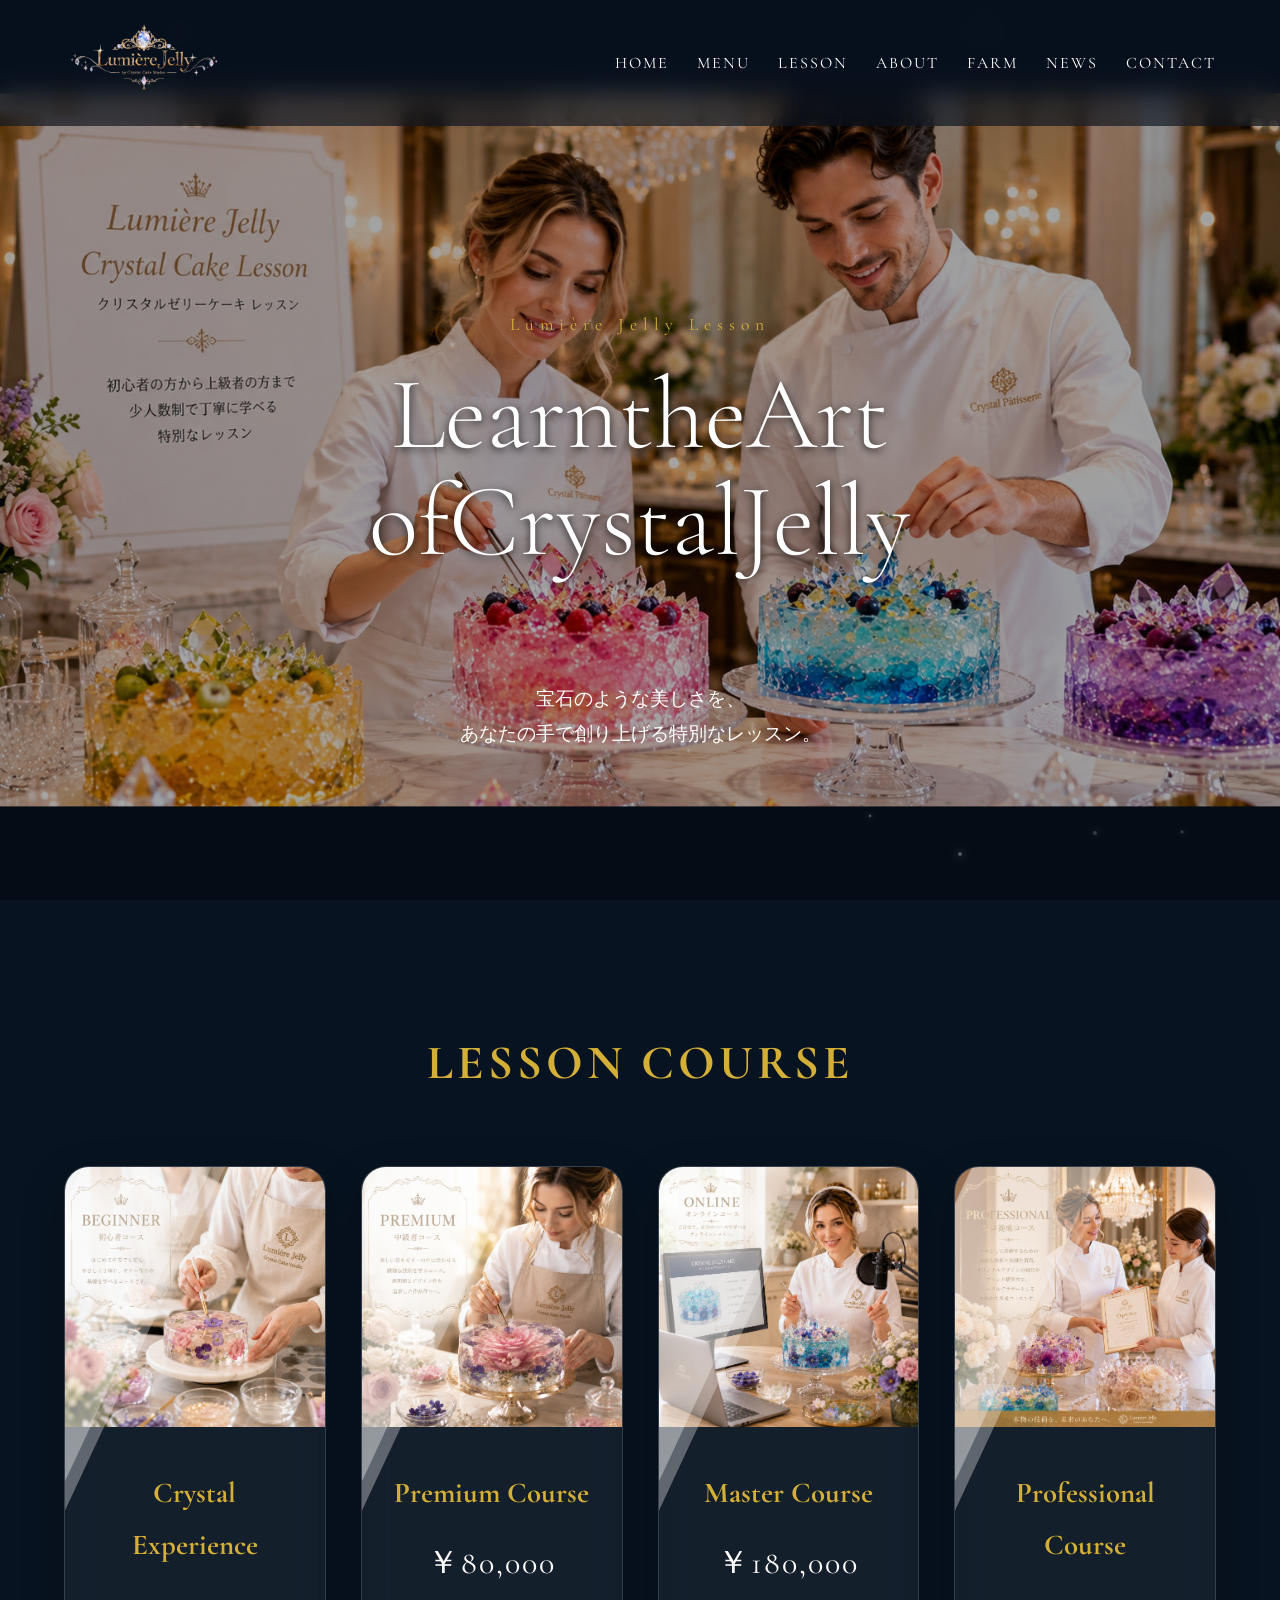
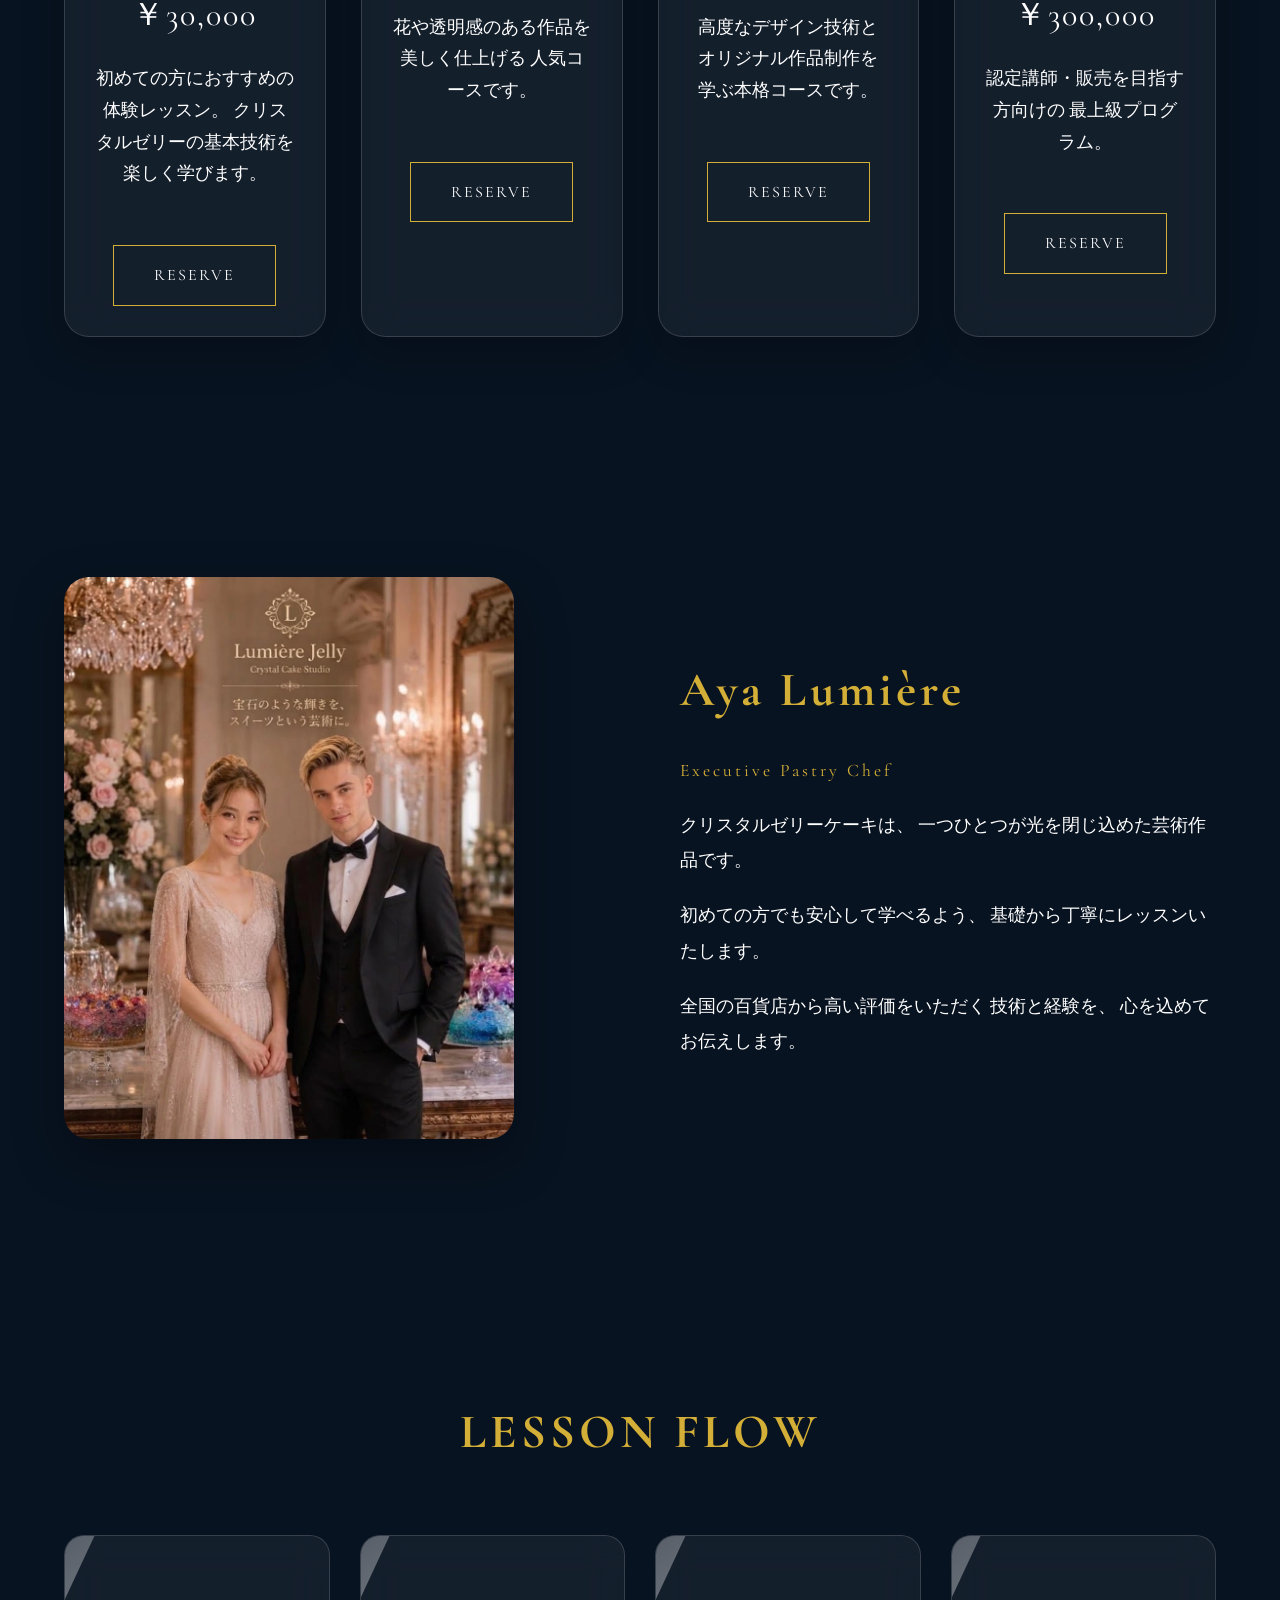
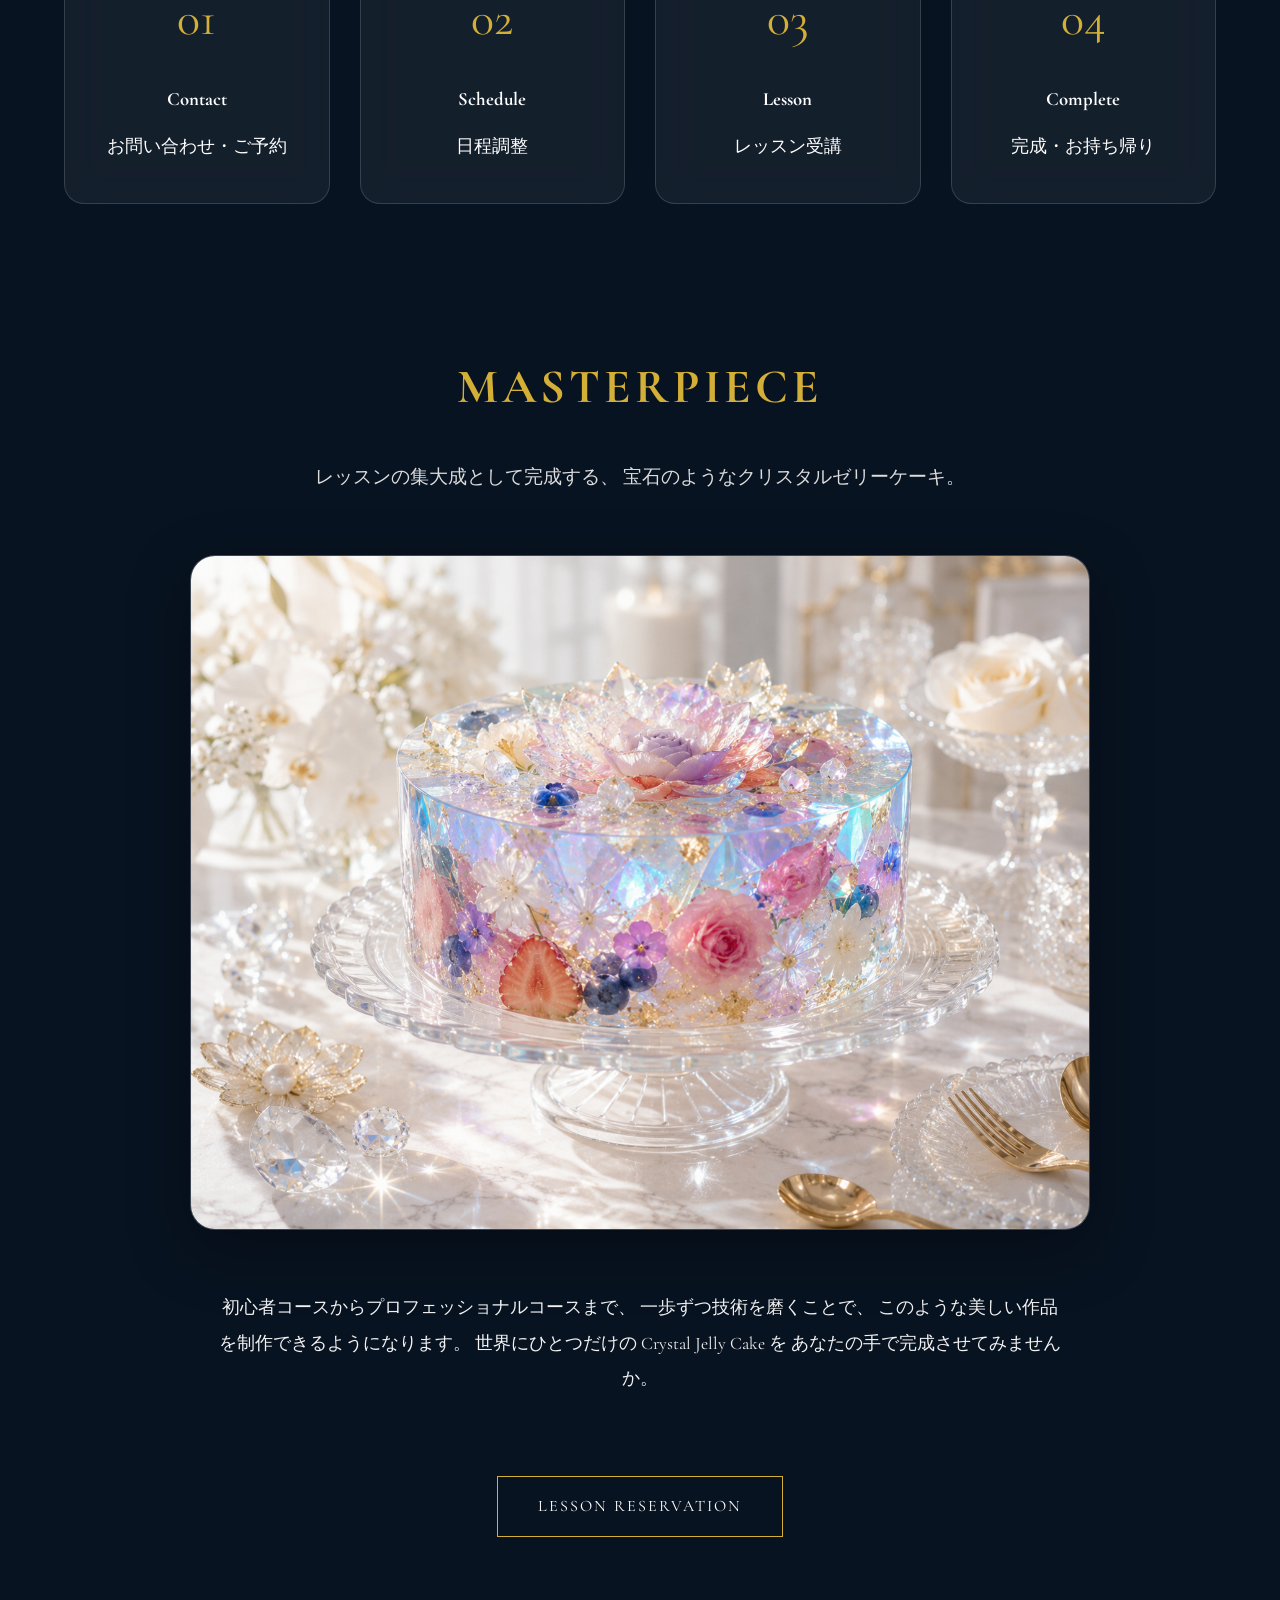
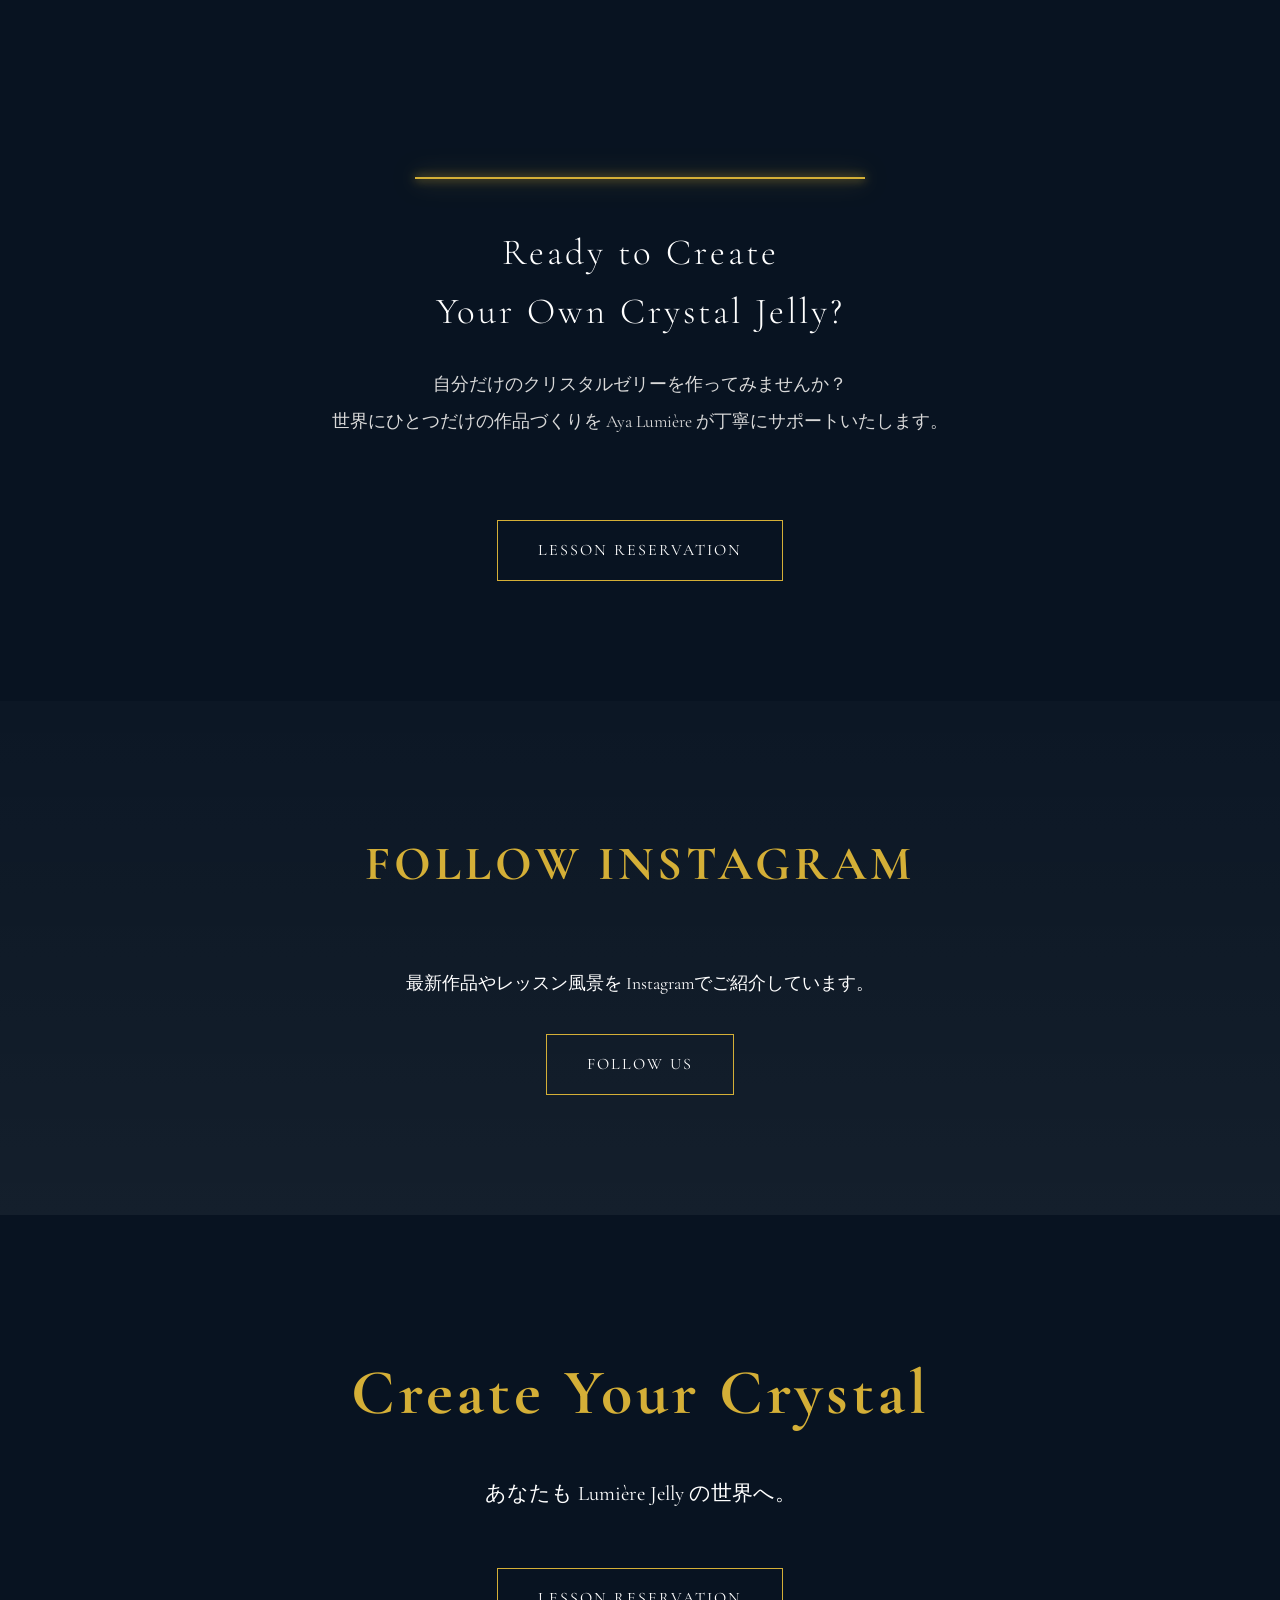
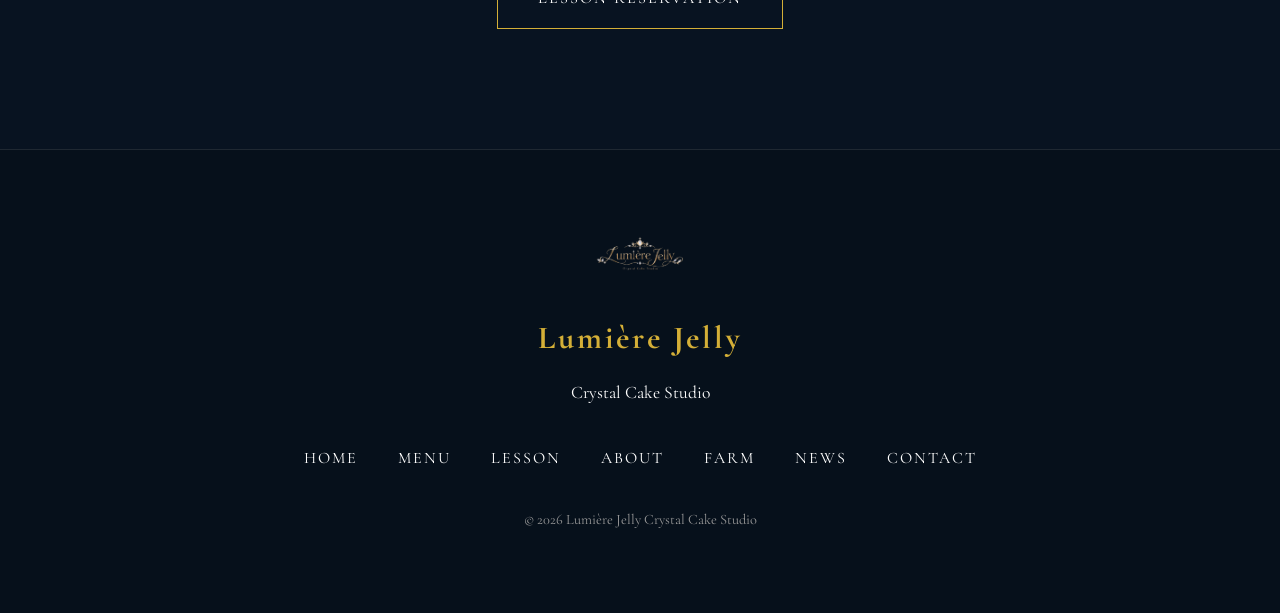
<file: lesson.html>
<!DOCTYPE html>
<html lang="ja">

<head>

    <meta charset="UTF-8">
    <meta name="viewport" content="width=device-width, initial-scale=1.0">

    <title>Lesson | Lumière Jelly Crystal Cake Studio</title>

    <meta name="description" content="クリスタルゼリーケーキレッスン">

    <link rel="icon" href="img/faviconG.ico" type="image/x-icon">

    <link rel="preconnect" href="https://fonts.googleapis.com">

    <link rel="preconnect" href="https://fonts.gstatic.com" crossorigin>

    <link href="https://fonts.googleapis.com/css2?family=Cormorant+Garamond:wght@300;400;500;600&display=swap"
        rel="stylesheet">

    <link rel="stylesheet" href="css/lesson.css">

    <link rel="stylesheet" href="css/responsive.css">
</head>

<body>

    <!-- Loading -->

    <div id="loading">

        <div class="loading-content">

            <img src="img/logobluetouka.webp" alt="Lumière Jelly">

            <h1>Lumière Jelly</h1>

            <p>Crystal Cake Studio</p>

        </div>

    </div>

    <!-- Crystal Particles -->

    <div id="particles"></div>

    <!-- Header -->

    <header>

        <div class="container">

            <div class="logo">

                <a href="index.html">

                    <img id="logo-img" src="img/logo1.webp" alt="logo">

                </a>

            </div>

            <nav>

                <ul>

                    <li><a href="index.html">HOME</a></li>

                    <li><a href="menu.html">MENU</a></li>

                    <li><a href="lesson.html">LESSON</a></li>

                    <li><a href="about.html">ABOUT</a></li>

                    <li><a href="farm.html">FARM</a></li>

                    <li><a href="news.html">NEWS</a></li>

                    <li><a href="contact.html">CONTACT</a></li>

                </ul>

            </nav>

        </div>

    </header>

    <!-- Hero -->

    <section class="lesson-hero">

        <img src="img/lesson-hero.jpg" alt="Lesson">

        <div class="hero-overlay"></div>

        <div class="hero-content">

            <p class="hero-subtitle">

                Lumière Jelly Lesson

            </p>

            <h1 id="hero-title">

                <span class="line">
                    Learn the Art
                </span>

                <br>

                <span class="line">
                    of Crystal Jelly
                </span>

            </h1>

            <div class="gold-line"></div>
            <div class="crystal-divider">

                <span class="line-left"></span>

                <span class="crystal">✦</span>

                <span class="line-right"></span>

            </div>

            <p class="hero-text" id="hero-description">

                <span class="desc-line">

                    宝石のような美しさを、

                </span>

                <br>

                <span class="desc-line">

                    あなたの手で創り上げる
                    特別なレッスン。

                </span>

            </p>

        </div>

    </section>

    <!-- Lesson Cards -->

    <section class="lesson-course reveal">

        <div class="container">

            <h2>LESSON COURSE</h2>


            <div class="lesson-grid">

                <!-- Experience -->

                <div class="lesson-card reveal">

                    <img src="img/lesson1.jpg" alt="Crystal Experience">

                    <div class="lesson-info">

                        <h3>Crystal Experience</h3>

                        <p class="price">￥30,000</p>

                        <p>

                            初めての方におすすめの
                            体験レッスン。

                            クリスタルゼリーの基本技術を
                            楽しく学びます。

                        </p>

                        <a href="contact.html" class="btn">

                            RESERVE

                        </a>

                    </div>

                </div>

                <!-- Premium -->

                <div class="lesson-card reveal">

                    <img src="img/lesson2.jpg" alt="Premium Course">

                    <div class="lesson-info">

                        <h3>Premium Course</h3>

                        <p class="price">￥80,000</p>

                        <p>

                            花や透明感のある作品を
                            美しく仕上げる
                            人気コースです。

                        </p>

                        <a href="contact.html" class="btn">

                            RESERVE

                        </a>

                    </div>

                </div>

                <!-- Master -->

                <div class="lesson-card reveal">

                    <img src="img/lesson3.jpg" alt="Master Course">

                    <div class="lesson-info">

                        <h3>Master Course</h3>

                        <p class="price">￥180,000</p>

                        <p>

                            高度なデザイン技術と
                            オリジナル作品制作を
                            学ぶ本格コースです。

                        </p>

                        <a href="contact.html" class="btn">

                            RESERVE

                        </a>

                    </div>

                </div>

                <!-- Professional -->

                <div class="lesson-card reveal">

                    <img src="img/lesson4.jpg" alt="Professional Course">

                    <div class="lesson-info">

                        <h3>Professional Course</h3>

                        <p class="price">￥300,000</p>

                        <p>

                            認定講師・販売を目指す方向けの
                            最上級プログラム。

                        </p>

                        <a href="contact.html" class="btn">

                            RESERVE

                        </a>

                    </div>

                </div>



            </div>

    </section>
    <!-- Aya Lumière -->

    <section class="lesson-chef reveal">

        <div class="container chef-container">

            <div class="chef-image">

                <img src="img/aya-lesson.webp" alt="Aya Lumière">

            </div>

            <div class="chef-text">

                <h2>Aya Lumière</h2>

                <p class="chef-sub">

                    Executive Pastry Chef

                </p>

                <p>

                    クリスタルゼリーケーキは、
                    一つひとつが光を閉じ込めた芸術作品です。

                </p>

                <p>

                    初めての方でも安心して学べるよう、
                    基礎から丁寧にレッスンいたします。

                </p>

                <p>

                    全国の百貨店から高い評価をいただく
                    技術と経験を、
                    心を込めてお伝えします。

                </p>

            </div>

        </div>

    </section>



    <!-- Lesson Flow -->

    <section class="lesson-flow reveal">

        <div class="container">

            <h2>LESSON FLOW</h2>

            <div class="flow-grid">

                <div class="flow-card">

                    <span>01</span>

                    <h3>Contact</h3>

                    <p>

                        お問い合わせ・ご予約

                    </p>

                </div>

                <div class="flow-card">

                    <span>02</span>

                    <h3>Schedule</h3>

                    <p>

                        日程調整

                    </p>

                </div>

                <div class="flow-card">

                    <span>03</span>

                    <h3>Lesson</h3>

                    <p>

                        レッスン受講

                    </p>

                </div>

                <div class="flow-card">

                    <span>04</span>

                    <h3>Complete</h3>

                    <p>

                        完成・お持ち帰り

                    </p>

                </div>

            </div>
            <!-- =========================
     MASTERPIECE
========================= -->

<section class="lesson-masterpiece reveal">

    <div class="container">

        <h2>MASTERPIECE</h2>

        <p class="master-sub">

            レッスンの集大成として完成する、
            宝石のようなクリスタルゼリーケーキ。

        </p>

        <div class="master-image">

            <img src="img/masterpiece.jpg"
                 alt="Crystal Jelly Masterpiece">

        </div>

        <p class="master-text">

            初心者コースからプロフェッショナルコースまで、
            一歩ずつ技術を磨くことで、
            このような美しい作品を制作できるようになります。

            世界にひとつだけの
            Crystal Jelly Cake を
            あなたの手で完成させてみませんか。

        </p>

        <a href="contact.html" class="btn">

            LESSON RESERVATION

        </a>

    </div>

</section>
            <!-- Flow CTA -->


            <div class="flow-cta">

                <div class="gold-line"></div>

                <h3>

                    Ready to Create<br>

                    Your Own Crystal Jelly?

                </h3>

                <p>

                    自分だけのクリスタルゼリーを作ってみませんか？

                    <br>

                    世界にひとつだけの作品づくりを
                    Aya Lumière が丁寧にサポートいたします。

                </p>

                <a href="contact.html" class="btn">

                    LESSON RESERVATION

                </a>

            </div>


        </div>

    </section>



    <!-- Instagram -->

    <section class="lesson-instagram reveal">

        <div class="container">

            <h2>FOLLOW INSTAGRAM</h2>

            <p>

                最新作品やレッスン風景を
                Instagramでご紹介しています。

            </p>

            <a href="#" class="btn">

                FOLLOW US

            </a>

        </div>

    </section>



    <!-- Contact -->

    <section class="lesson-contact reveal">

        <div class="container">

            <h2>

                Create Your Crystal

            </h2>

            <p>

                あなたも
                Lumière Jelly の世界へ。

            </p>

            <a href="contact.html" class="btn">

                LESSON RESERVATION

            </a>

        </div>

    </section>



    <!-- Footer -->

    <footer>

        <div class="container">

            <img src="img/logo2.webp" alt="logo" class="footer-logo">

            <h3>

                Lumière Jelly

            </h3>

            <p>

                Crystal Cake Studio

            </p>

            <nav class="footer-nav">

                <a href="index.html">HOME</a>

                <a href="menu.html">MENU</a>

                <a href="lesson.html">LESSON</a>

                <a href="about.html">ABOUT</a>

                <a href="farm.html">FARM</a>

                <a href="news.html">NEWS</a>

                <a href="contact.html">CONTACT</a>

            </nav>

            <p class="copyright">

                © 2026 Lumière Jelly Crystal Cake Studio

            </p>

        </div>

    </footer>

    <script src="js/lesson.js"></script>

    <script src="js/responsive-nav.js" defer></script>
</body>

</html>
</file>
<file: css/style.css>
@charset "UTF-8";
/* =========================
   RESET
========================= */

*{
    margin:0;
    padding:0;
    box-sizing:border-box;
}

html{
    scroll-behavior:smooth;
}

body{

    font-family:
    'Cormorant Garamond',
    serif;

    background:#081321;

    color:#ffffff;

    overflow-x:hidden;

    line-height:1.8;
}

/* =========================
   共通
========================= */

.container{

    width:90%;
    max-width:1200px;

    margin:20px auto 10px;
}

section{

    padding:120px 0;
}

h2{

    font-size:3rem;

    text-align:center;

    color:#d4af37;

    margin-bottom:50px;

    letter-spacing:3px;
}

p{

    font-size:1.1rem;
}

.btn{

    display:inline-block;

    margin-top:40px;

    padding:
    15px 40px;

    border:
    1px solid #d4af37;

    color:white;

    text-decoration:none;

    letter-spacing:2px;

    transition:.4s;
}

.btn:hover{

    background:#d4af37;

    color:#081321;
}

/* =========================
   Loading
========================= */

#loading{

    position:fixed;

    top:0;
    left:0;

    width:100%;
    height:100vh;

    background:#081321;

    display:flex;

    justify-content:center;
    align-items:center;

    z-index:9999;
}

.loading-content{

    text-align:center;
}

.loading-content img{

    width:120px;

    margin-bottom:20px;
}

.loading-content h1{

    font-size:2rem;

    letter-spacing:4px;
}

.loading-content p{

    color:#d4af37;
}

/* =========================
   Header
========================= */


header {
    position: fixed;
    top: 0;
    left: 0;
    width: 100%;
    z-index: 1000;
    background: rgba(8, 19, 33, .65);
    backdrop-filter: blur(15px);
    height: 9.8vh;
    display: flex;
    align-items: center;
}
header .container{

    display:flex;

    justify-content:space-between;

    align-items:center;

    padding:5px 0;
}

.logo img{

    width:80px;
}
.logo-img{

    width:500px;

    height:auto;

    transition:0.3s ease;
}
#logo-img {
    width: 160px;
    max-width: 100%;
    height: auto;
    position: relative;
    top: 32px;
}
@media (max-width:768px){

    .logo-img{
        width:240px;
    }

}

nav ul{

    display:flex;

    list-style:none;

    gap:30px;
}

nav a{

    text-decoration:none;

    color:white;

    letter-spacing:2px;

    transition:.3s;
}

nav a:hover{

    color:#d4af37;
}

/* =========================
   Hero
========================= */

.hero{

    height:100vh;

    position:relative;

    overflow:hidden;
}

.hero-slider{

    position:absolute;

    width:100%;
    height:100%;
}

.slide{

    position:absolute;

    width:100%;
    height:100%;

    opacity:0;

    transition:opacity 2s ease;
}

.slide.active{

    opacity:1;
}

.slide img{

    width:100%;
    height:100%;

    object-fit:cover;
}

.hero::before{

    content:"";

    position:absolute;

    width:100%;
    height:100%;

    background:
    rgba(0,0,0,.4);

    z-index:1;
}

.hero-content{

    position:absolute;

    top:58%;
    left:50%;

    transform:
    translate(-50%,-50%);

    z-index:10;

    text-align:center;

    width:90%;
}

.hero-subtitle{
    color:#d4af37;
    letter-spacing:5px;
    margin-bottom:10px;
    transform:translateY(-30px);
}

.hero-content h1{

    font-size:5rem;

    font-weight:300;

    line-height:1.2;

    margin-bottom:30px;
}

.hero-text{

    max-width:700px;
    margin: 15px auto 0;
    font-size: 1rem;
    line-height: 1;
    text-align: center;
}


.line{
    display:inline-block;
    padding:0 .2em;
}
#hero-title{
    font-size:clamp(2.8rem,5.5vw,6rem);
}
#hero-title{

    color:#fff;

    -webkit-text-stroke:1px rgba(0,0,0,.4);

    text-shadow:
        0 2px 4px rgba(0,0,0,.8),
        0 0 10px rgba(212,175,55,.6),
        0 0 20px rgba(212,175,55,.3);
}

.desc-line{

    color:#fff;

    text-shadow:
        0 1px 3px rgba(0,0,0,.8),
        0 0 5px rgba(212,175,55,.3);
}

/* =========================
   Brand Story
========================= */

.story {
    text-align: center;
}

.story p {
    max-width: 800px;
    margin: auto;
}

.brand-story {
    display: flex;
    justify-content: center;
    align-items: flex-start;
    gap: 100px;
    max-width: 1200px;
    margin: 150px auto 70px;
    padding: 0 5%;
}

/* 左：写真 */

.story-image {
    flex: 0 0 420px;
}

.story-image img {
    width: 100%;
    border-radius: 20px;
    box-shadow: 0 20px 50px rgba(0,0,0,.3);
    display: block;
}

/* 右：文章 */

.story-text {
    flex: 1;
}

.story-text h2 {
    margin-top: 0;
}
/* =========================
   Brand Story Reveal Animation
========================= */

.story-image {
    opacity: 0;
    transform: translateX(-80px);
    transition:
        opacity 1s ease,
        transform 1s ease;
}

.story-text {
    opacity: 0;
    transform: translateX(80px);
    transition:
        opacity 1.2s ease,
        transform 1.2s ease;
    transition-delay: .15s;
}

.story.active .story-image {
    opacity: 1;
    transform: translateX(0);
}

.story.active .story-text {
    opacity: 1;
    transform: translateX(0);
}

/* =========================
   Collection
========================= */

.cards{

    display:grid;

    grid-template-columns:
    repeat(auto-fit,minmax(300px,1fr));

    gap:40px;
}

.card{

    background:
    rgba(255,255,255,.05);

    border:
    1px solid rgba(255,255,255,.1);

    backdrop-filter:blur(15px);

    border-radius:20px;

    overflow:hidden;

    transition:.5s;
}

.card:hover{

    transform:
    translateY(-10px);
}

.card img{

    width:100%;

    display:block;
}


.card h3{

    padding-top:20px;

    text-align:center; 
    

    color:#d4af37;
}

.card p{

    padding:20px;
}

/* =========================
   Lesson
========================= */

.lesson{

    text-align:center;
}
/* =========================
   Lesson
========================= */

.lesson-story {

    display: flex;

    justify-content: center;

    align-items: flex-start;

    gap: 100px;

    max-width: 1200px;

    margin: 150px auto;

    padding: 0 5%;

}


/* =========================
   Lesson Text
========================= */

.lesson-text {

    flex: 1;

}

.lesson-text h2 {

    margin-top: 0;

}

.lesson-text p {

    max-width: 800px;

    margin-bottom: 25px;

    line-height: 1.8;

}


/* =========================
   Lesson Image
========================= */

.lesson-image {

    flex: 0 0 420px;

}

.lesson-image img {

    width: 100%;

    border-radius: 20px;

    box-shadow:
    0 20px 50px rgba(0,0,0,.3);

    display: block;

}
/* =========================
   Lesson Mobile
========================= */

@media (max-width: 768px) {

    .lesson-story {

        flex-direction: column;

        gap: 50px;

        margin: 100px auto;

        padding: 0 8%;

    }

    .lesson-text {

        width: 100%;

        text-align: center;

    }

    .lesson-text h2 {

        text-align: center;

    }

    .lesson-image {

        flex: none;

        width: 100%;

    }

    .lesson-image img {

        width: 100%;

    }

}
/* =========================
   Lesson Reveal Animation
========================= */

.lesson-text {
    opacity: 0;
    transform: translateX(-80px);

    transition:
        opacity 1s ease,
        transform 1s ease;
}

.lesson-image {
    opacity: 0;
    transform: translateX(80px);

    transition:
        opacity 1s ease,
        transform 1s ease;
}


/* 表示されたとき */

.lesson.active .lesson-text {
    opacity: 1;
    transform: translateX(0);
}

.lesson.active .lesson-image {
    opacity: 1;
    transform: translateX(0);
}

/* =========================
   Farm
========================= */

.farm{

    text-align:center;

    background:
    linear-gradient(
    rgba(255,255,255,.02),
    rgba(255,255,255,.04)
    );
}
/* =========================
   Farm Story
========================= */

.farm-story {
    display:flex;
    justify-content:center;
    align-items:flex-start;
    gap:100px;
    max-width:1200px;
    margin:150px auto;
    padding:0 5%;
}

/* 左：写真 */

.farm-image {
    flex:0 0 420px;
}

.farm-image img {
    width:100%;
    border-radius:20px;
    box-shadow:0 20px 50px rgba(0,0,0,.3);
    display:block;
}

/* 右：文字 */

.farm-text {
    flex:1;
}

.farm-text h2 {
    margin-top:0;
}

.farm-text p {
    margin-bottom:25px;
    line-height:1.8;
}
/* =========================
   Farm Reveal Animation
========================= */

.farm-image {
    opacity:0;
    transform:translateX(-80px);
    transition:
        opacity 1s ease,
        transform 1s ease;
}

.farm-text {
    opacity:0;
    transform:translateX(80px);
    transition:
        opacity 1.2s ease,
        transform 1.2s ease;
    transition-delay:.15s;
}

.farm.active .farm-image {
    opacity:1;
    transform:translateX(0);
}

.farm.active .farm-text {
    opacity:1;
    transform:translateX(0);
}

/* =========================
   Instagram
========================= */

.instagram{

    text-align:center;
}

/* =========================
   Contact
========================= */

.contact{

    text-align:center;
}

/* =========================
   Footer
========================= */

footer{

    padding:80px 20px;

    text-align:center;

    border-top:
    1px solid rgba(255,255,255,.1);

    background:#06101b;

}

.footer-logo{

    width:100px;

    margin-bottom:20px;

}

footer h3{

    color:#d4af37;

    font-size:2rem;

    letter-spacing:3px;

    margin-bottom:10px;

}

.footer-nav{

    margin:35px 0;

}

.footer-nav a{

    color:#fff;

    text-decoration:none;

    margin:0 18px;

    letter-spacing:2px;

    transition:.3s;

}

.footer-nav a:hover{

    color:#d4af37;

}

.copyright{

    color:#999;

    font-size:.9rem;

}

/* =========================
   Reveal Animation
========================= */

.reveal{

    opacity:0;

    transform:
    translateY(80px);

    transition:1.5s;
}

.reveal.active{

    opacity:1;

    transform:
    translateY(0);
}

/* =========================
   Responsive
========================= */

@media(max-width:768px){

    nav ul{

        gap:15px;

        font-size:.8rem;
    }

    .hero-content h1{

        font-size:2.5rem;
    }

    h2{

        font-size:2rem;
    }

    .logo img{

        width:60px;
    }

    section{

        padding:80px 0;
    }
}
/* =========================
   Crystal Particles
========================= */

#particles {
    position: fixed;
    top: 0;
    left: 0;
    width: 100%;
    height: 100%;
    pointer-events: none;
    z-index: 2;
}

.sparkle {
    position: absolute;
    width: 3px;
    height: 3px;
    border-radius: 50%;
    background: white;

    box-shadow:
        0 0 10px white,
        0 0 20px #d4af37;

    animation: sparkleMove 12s linear infinite;
}

@keyframes sparkleMove {

    from {
        transform: translateY(100vh);
        opacity: 0;
    }

    10% {
        opacity: 1;
    }

    90% {
        opacity: 1;
    }

    to {
        transform: translateY(-100px);
        opacity: 0;
    }

}


/* =========================
   Hero Image
========================= */

.hero::before {
    background: rgba(0, 0, 0, .15);
}

.slide img {
    filter:
        brightness(1.2)
        saturate(1.0);
}


/* =========================
   Hero Title Animation
========================= */

#hero-title,
#hero-text {
    opacity: 0;
    transform: translateY(20px);
}

.char {
    display: inline-block;
    opacity: 0;
    transform: translateX(-30px);
    animation: charFade .8s forwards;
}

@keyframes charFade {

    from {
        opacity: 0;
        transform: translateX(-30px);
    }

    to {
        opacity: 1;
        transform: translateX(0);
    }

}


/* =========================
   Gold Line
========================= */

.gold-line {
    width: 0;
    height: 2px;
    margin: 25px auto 0;

    background: #d4af37;

    box-shadow:
        0 0 10px #d4af37,
        0 0 20px #d4af37;
}

.gold-line.active {
    animation: lineGrow 2s forwards;
}

@keyframes lineGrow {

    from {
        width: 0;
    }

    to {
        width: 450px;
    }

}


/* =========================
   Hero Description Animation
========================= */

.hero-text {
    margin-top: 30px;
    font-size: 1.2rem;
    line-height: 2;
}

.desc-char {
    display: inline-block;
    opacity: 0;
    transform: translateX(-20px);

    animation: descFade .8s forwards;
}

@keyframes descFade {

    from {
        opacity: 0;
        transform: translateX(-20px);
    }

    to {
        opacity: 1;
        transform: translateX(0);
    }

}


/* =========================
   Photo Crystal Shine
========================= */

/* 写真を包む要素 */
.story-image,
.lesson-image,
.farm-image,
.card {
    position: relative;
    overflow: hidden;
}


/* 写真 */
.story-image img,
.lesson-image img,
.farm-image img,
.card img {
    display: block;
    width: 100%;
}


/* 光の帯 */
.story-image::after,
.lesson-image::after,
.farm-image::after,
.card::after {

    content: "";

    position: absolute;

    top: 0;
    left: -120%;

    width: 45%;
    height: 100%;

    background: linear-gradient(
        100deg,
        transparent 0%,
        rgba(255, 255, 255, 0.05) 30%,
        rgba(255, 255, 255, 0.65) 50%,
        rgba(212, 175, 55, 0.20) 65%,
        transparent 100%
    );

    transform: skewX(-20deg);

    pointer-events: none;

    opacity: 0;
}


/* マウスを乗せたとき */
.story-image:hover::after,
.lesson-image:hover::after,
.farm-image:hover::after,
.card:hover::after {

    opacity: 1;

    animation: photoShine 0.8s ease;
}


/* =========================
   Photo Shine Animation
========================= */

@keyframes photoShine {

    0% {
        left: -120%;
    }

    100% {
        left: 130%;
    }

}
/* HOME header: same geometry and typography as CONTACT. */
header.home-header {
    position: fixed;
    top: 0;
    left: 0;
    width: 100%;
    height: auto;
    min-height: 0;
    padding: 25px 8%;
    display: flex;
    justify-content: space-between;
    align-items: center;
    background: rgba(3, 10, 20, .75);
    backdrop-filter: blur(15px);
    z-index: 1000;
    font-family: "Yu Mincho", "Hiragino Mincho ProN", serif;
    font-size: 16px;
    line-height: 2;
}
header.home-header .logo a {
    text-decoration: none;
    color: #d4af37;
    font-size: 1.3rem;
    font-weight: 400;
    font-style: normal;
    letter-spacing: 3px;
    line-height: inherit;
    white-space: nowrap;
}
header.home-header > nav {
    display: block;
    font: inherit;
}
header.home-header > nav a {
    position: relative;
    text-decoration: none;
    color: white;
    margin-left: 30px;
    letter-spacing: 2px;
    font-size: inherit;
    font-weight: inherit;
    line-height: inherit;
    white-space: nowrap;
    transition: .4s;
}
header.home-header > nav a:hover,
header.home-header > nav a[aria-current="page"] { color: #d4af37; }
header.home-header > nav a[aria-current="page"]::after {
    content: "";
    position: absolute;
    left: 0;
    bottom: -8px;
    width: 100%;
    height: 1px;
    background: #d4af37;
}
@media (max-width: 767px) {
    header.home-header { padding: 20px 6%; }
    header.home-header > nav { display: flex; }
    header.home-header > nav a { margin-left: 0; }
}
</file>
<file: css/responsive.css>
/* Shared responsive enhancements for Lumière Jelly */
:root { -webkit-text-size-adjust: 100%; text-size-adjust: 100%; }
html { max-width: 100%; }
body { min-width: 0; }
img, video, svg, iframe { max-width: 100%; }
img { height: auto; }
main, section, article, .container { min-width: 0; }
@media (max-width: 1024px) {
  header:not(.site-header) { padding-left: 4%; padding-right: 4%; }
  header:not(.site-header) nav a { margin-left: clamp(6px, 1.5vw, 16px); letter-spacing: .07em; }
}
@media (max-width: 767px) {
  body { overflow-x: clip; }
  section { padding-top: 65px; padding-bottom: 65px; }
  h1, h2, h3, p { overflow-wrap: anywhere; }
  h2 { font-size: clamp(1.65rem, 6vw, 2.4rem); letter-spacing: .07em; }
  .container { width: min(100% - 32px, 1200px); }
  header:not(.site-header), header.site-header { z-index: 2000; }
  header:not(.site-header) > .container, header.site-header .header-inner { width: 100%; min-width: 0; margin: 0; }
  header:not(.site-header) nav, header.site-header .global-nav {
    position: fixed !important; top: 0 !important; right: 0 !important; bottom: 0 !important; left: auto !important;
    width: min(86vw, 340px) !important; height: 100dvh !important; min-height: 100vh;
    padding: 92px 24px 30px !important; margin: 0 !important;
    display: flex !important; flex-direction: column !important; align-items: stretch !important; gap: 0 !important;
    background: rgba(5,17,31,.98) !important; box-shadow: -12px 0 35px rgba(0,0,0,.25);
    overflow-y: auto; overscroll-behavior: contain;
    transform: translateX(105%); visibility: hidden; pointer-events: none;
    transition: transform .25s ease, visibility .25s ease;
    z-index: 2001;
  }
  body.mobile-nav-open header nav, body.mobile-nav-open header.site-header .global-nav {
    transform: translateX(0); visibility: visible; pointer-events: auto;
  }
  header nav ul { display: flex !important; flex-direction: column !important; align-items: stretch !important; gap: 0 !important; padding: 0 !important; margin: 0 !important; }
  header nav li { list-style: none; width: 100%; }
  header nav a, header.site-header .global-nav a { display: block !important; width: 100%; padding: 12px 4px !important; margin: 0 !important; font-size: 1rem !important; line-height: 1.6; }
  .mobile-menu-toggle { position: absolute; top: 50%; right: 18px; transform: translateY(-50%); z-index: 2003; display: flex; flex-direction: column; align-items: center; justify-content: center; gap: 5px; width: 44px; height: 44px; border: 1px solid rgba(212,175,55,.55); border-radius: 6px; background: rgba(5,17,31,.85); cursor: pointer; }
  .mobile-menu-toggle span { display:block; width: 22px; height: 2px; background:#d4af37; transition: transform .2s, opacity .2s; }
  body.mobile-nav-open .mobile-menu-toggle span:nth-child(1) { transform: translateY(7px) rotate(45deg); }
  body.mobile-nav-open .mobile-menu-toggle span:nth-child(2) { opacity: 0; }
  body.mobile-nav-open .mobile-menu-toggle span:nth-child(3) { transform: translateY(-7px) rotate(-45deg); }
  .mobile-nav-backdrop { position: fixed; inset: 0; z-index: 1999; background: rgba(0,0,0,.55); }
  body.mobile-nav-open { overflow: hidden; }
  .btn { max-width: 100%; padding: 12px 22px; white-space: normal; text-align: center; }
  input, textarea, select { max-width: 100%; }
}
@media (min-width: 768px) { .mobile-menu-toggle, .mobile-nav-backdrop { display: none !important; } }
@media (max-width: 420px) { section { padding-top: 48px; padding-bottom: 48px; } .container { width: calc(100% - 28px); } }
@media (prefers-reduced-motion: reduce) { html { scroll-behavior: auto; } .mobile-menu-toggle span, header nav, header.site-header .global-nav { transition: none !important; } }
</file>
<file: css/contact.css>
@charset "UTF-8";

/* =========================
   RESET
========================= */

* {
    margin: 0;
    padding: 0;
    box-sizing: border-box;
}

html {
    scroll-behavior: smooth;
}

body {
    background: #05111f;
    color: #fff;

    font-family:
        "Yu Mincho",
        "Hiragino Mincho ProN",
        serif;

    line-height: 2;
    overflow-x: hidden;
}


/* =========================
   HEADER
========================= */

header {
    position: fixed;

    top: 0;
    left: 0;

    width: 100%;

    padding: 25px 8%;

    display: flex;
    justify-content: space-between;
    align-items: center;

    background: rgba(3, 10, 20, .75);

    backdrop-filter: blur(15px);

    z-index: 999;
}

.logo a {
    text-decoration: none;

    color: #d4af37;

    font-size: 1.3rem;

    letter-spacing: 3px;
}

nav a {
    position: relative;

    text-decoration: none;

    color: white;

    margin-left: 30px;

    letter-spacing: 2px;

    transition: .4s;
}

nav a:hover,
nav a.active {
    color: #d4af37;
}

nav a.active::after {
    content: "";

    position: absolute;

    left: 0;
    bottom: -8px;

    width: 100%;
    height: 1px;

    background: #d4af37;
}


/* =========================
   PARTICLES
========================= */

#particles {
    position: fixed;

    top: 0;
    left: 0;

    width: 100%;
    height: 100%;

    pointer-events: none;

    z-index: 0;
}

.sparkle {
    position: absolute;

    width: 4px;
    height: 4px;

    border-radius: 50%;

    background: white;

    animation:
        sparkle 8s linear infinite;

    box-shadow:
        0 0 10px white,
        0 0 20px white;
}

@keyframes sparkle {

    0% {
        transform: translateY(100vh);
        opacity: 0;
    }

    10% {
        opacity: 1;
    }

    100% {
        transform: translateY(-100px);
        opacity: 0;
    }
}


/* =========================
   CURSOR LIGHT
========================= */

.cursor-light {
    position: fixed;

    width: 250px;
    height: 250px;

    border-radius: 50%;

    pointer-events: none;

    background:
        radial-gradient(
            circle,
            rgba(150, 220, 255, .12),
            transparent 70%
        );

    transform: translate(-50%, -50%);

    z-index: 1;
}


/* =========================
   HERO
========================= */

.contact-hero {
    height: 70vh;

    position: relative;

    display: flex;
    justify-content: center;
    align-items: center;

    background:
        linear-gradient(
            rgba(3, 10, 20, .58),
            rgba(3, 10, 20, .72)
        ),
        url("../img/contact-hero.webp");

    background-size: cover;
    background-position: center;

    background-attachment: fixed;
}

.hero-overlay {
    position: absolute;

    inset: 0;

    background:
        radial-gradient(
            circle at center,
            transparent,
            rgba(0, 0, 0, .35)
        );
}

.hero-content {
    position: relative;

    z-index: 5;

    text-align: center;
    
    transform: translateY(45px);
}

.subtitle {
    color: #d4af37;

    letter-spacing: 7px;

    margin-bottom: 20px;
}

.hero-content h1 {
    font-size: 4rem;

    font-weight: 300;

    letter-spacing: 4px;

    text-shadow:
        0 0 20px rgba(255,255,255,.25);
}

.hero-text {
    margin-top: 15px;

    letter-spacing: 5px;

    color: #ddd;
}


/* =========================
   COMMON
========================= */

.section {
    position: relative;
    z-index: 2;

    width: 90%;
    max-width: 1100px;

    margin: auto;

    padding: 120px 0;
}

.small-title {
    color: #d4af37;

    letter-spacing: 5px;

    margin-bottom: 15px;
}

h2 {
    font-size: 2.8rem;

    font-weight: 300;

    color: #d4af37;

    letter-spacing: 3px;

    line-height: 1.5;
}

.gold-line {
    width: 120px;
    height: 2px;

    margin: 25px 0 40px;

    background:
        linear-gradient(
            to right,
            transparent,
            #d4af37,
            transparent
        );

    position: relative;

    overflow: hidden;
}

.gold-line::after {
    content: "";

    position: absolute;

    top: 0;
    left: -200px;

    width: 120px;
    height: 100%;

    background:
        linear-gradient(
            90deg,
            transparent,
            rgba(255,255,255,.9),
            transparent
        );

    animation:
        goldShine 4s infinite;
}

@keyframes goldShine {

    100% {
        left: 300px;
    }
}

.center {
    margin-left: auto;
    margin-right: auto;
}


/* =========================
   INTRO
========================= */

.contact-intro {
    text-align: center;

    max-width: 800px;
}

.contact-intro .gold-line {
    margin-bottom: 35px;
}

.intro-text {
    color: #ddd;

    font-size: 1.05rem;
}


/* =========================
   FORM AREA
========================= */

.contact-section {
    max-width: 1000px;
}

.form-wrapper {
    position: relative;

    padding: 70px;

    border-radius: 25px;

    background:
        rgba(255,255,255,.045);

    border:
        1px solid rgba(255,255,255,.1);

    backdrop-filter: blur(18px);

    box-shadow:
        0 30px 80px rgba(0,0,0,.35);
}


/* =========================
   FORM
========================= */

.form-group {
    margin-bottom: 50px;
}

.form-group > label {
    display: block;

    margin-bottom: 18px;

    color: #d4af37;

    letter-spacing: 3px;

    font-size: .95rem;
}

.form-group > label span {
    display: block;

    margin-top: 3px;

    color: #ddd;

    font-size: .85rem;

    letter-spacing: 1px;
}


/* INPUT */

input[type="text"],
input[type="email"],
textarea {

    width: 100%;

    padding: 17px 5px;

    background: transparent;

    border: none;

    border-bottom:
        1px solid rgba(255,255,255,.25);

    color: white;

    font-family: inherit;

    font-size: 1rem;

    outline: none;

    transition:
        border-color .4s,
        box-shadow .4s;
}

textarea {
    resize: vertical;

    min-height: 160px;
}

input::placeholder,
textarea::placeholder {
    color: rgba(255,255,255,.4);
}

input:focus,
textarea:focus {

    border-bottom-color:
        #d4af37;

    box-shadow:
        0 8px 20px rgba(212,175,55,.08);
}


/* =========================
   INQUIRY CARDS
========================= */

.inquiry-options {

    display: grid;

    grid-template-columns:
        repeat(4, 1fr);

    gap: 15px;
}

.inquiry-card {
    cursor: pointer;
}

.inquiry-card input {
    display: none;
}

.card-content {

    position: relative;

    display: flex;

    flex-direction: column;

    align-items: center;

    justify-content: center;

    min-height: 150px;

    padding: 20px;

    text-align: center;

    border-radius: 15px;

    background:
        rgba(255,255,255,.025);

    border:
        1px solid rgba(255,255,255,.1);

    transition:
        .5s;
}

.card-icon {
    color: #d4af37;

    font-size: 1.2rem;

    margin-bottom: 8px;
}

.card-title {

    color: white;

    letter-spacing: 2px;

    font-size: .9rem;
}

.card-text {

    color: #aaa;

    font-size: .75rem;

    margin-top: 3px;
}

.inquiry-card:hover .card-content {

    transform:
        translateY(-5px);

    border-color:
        rgba(212,175,55,.6);

    box-shadow:
        0 10px 30px rgba(212,175,55,.08);
}

.inquiry-card input:checked + .card-content {

    border-color: #d4af37;

    background:
        linear-gradient(
            145deg,
            rgba(255,255,255,.08),
            rgba(212,175,55,.06)
        );

    box-shadow:
        0 0 30px rgba(212,175,55,.12),
        inset 0 0 20px rgba(255,255,255,.03);
}

.inquiry-card input:checked + .card-content .card-icon {

    text-shadow:
        0 0 15px #d4af37;
}


/* =========================
   SUBMIT BUTTON
========================= */

.submit-area {

    text-align: center;

    padding-top: 15px;
}

.submit-button {

    position: relative;

    overflow: hidden;

    width: 320px;

    min-height: 80px;

    border: 1px solid rgba(255,255,255,.5);

    border-radius: 50px;

    background:
        linear-gradient(
            120deg,
            #182332,
            #243344
        );

    color: white;

    cursor: pointer;

    font-family: inherit;

    box-shadow:
        0 15px 40px rgba(0,0,0,.35);

    transition:
        .5s;
}

.submit-button:hover {

    transform:
        translateY(-4px);

    border-color:
        #d4af37;

    box-shadow:
        0 20px 50px rgba(212,175,55,.18);
}

.button-text {

    display: block;

    position: relative;

    z-index: 3;

    letter-spacing: 5px;

    font-size: 1.05rem;
}

.button-subtext {

    position: relative;

    z-index: 3;

    display: block;

    margin-top: 2px;

    font-size: .7rem;

    color: #bbb;

    letter-spacing: 1px;
}


/* 斜めの宝石の光 */

.button-shine {

    position: absolute;

    top: -80%;

    left: -100%;

    width: 45%;

    height: 260%;

    transform:
        rotate(25deg);

    background:
        linear-gradient(
            90deg,
            transparent,
            rgba(255,255,255,.15),
            rgba(255,255,255,.95),
            rgba(212,175,55,.9),
            rgba(255,255,255,.25),
            transparent
        );

    transition:
        left .9s ease;

    z-index: 2;
}

.submit-button:hover .button-shine {

    left: 160%;
}


/* クリック時 */

.submit-button.sending .button-shine {

    animation:
        buttonShine .8s ease;
}

@keyframes buttonShine {

    0% {
        left: -100%;
    }

    100% {
        left: 160%;
    }
}

.privacy-text {

    margin-top: 25px;

    color: #888;

    font-size: .7rem;
}


/* =========================
   THANK YOU
========================= */

.thank-you {

    display: none;

    text-align: center;

    padding: 40px 20px;
}

.thank-you.show {

    display: block;

    animation:
        thankYouShow 1.2s ease forwards;
}

@keyframes thankYouShow {

    from {
        opacity: 0;
        transform:
            translateY(30px)
            scale(.96);
    }

    to {
        opacity: 1;
        transform:
            translateY(0)
            scale(1);
    }
}

.thankyou-crystal {

    width: 80px;
    height: 80px;

    margin: 0 auto 25px;

    display: flex;

    align-items: center;
    justify-content: center;

    border:
        1px solid rgba(212,175,55,.6);

    border-radius: 50%;

    color: #fff;

    font-size: 2rem;

    box-shadow:
        0 0 30px rgba(212,175,55,.2);

    animation:
        crystalPulse 2s infinite;
}

@keyframes crystalPulse {

    50% {
        box-shadow:
            0 0 50px rgba(255,255,255,.25);
    }
}

.thankyou-small {

    color: #d4af37;

    letter-spacing: 5px;

    font-size: .75rem;
}

.thank-you h2 {

    margin-top: 15px;

    font-size: 4rem;

    color: white;

    font-family:
        Georgia,
        serif;

    font-style: italic;
}

.thank-you p {

    color: #ddd;
}

.thankyou-note {

    display: block;

    margin-top: 35px;

    color: #888;

    letter-spacing: 2px;

    font-size: .75rem;
}


/* =========================
   SNS
========================= */

.sns-section {

    text-align: center;

    max-width: 900px;
}

.sns-links {

    display: grid;

    grid-template-columns:
        repeat(3, 1fr);

    gap: 20px;
}

.sns-link {

    text-decoration: none;

    color: white;

    padding: 30px;

    border:
        1px solid rgba(255,255,255,.1);

    border-radius: 15px;

    background:
        rgba(255,255,255,.03);

    transition:
        .5s;
}

.sns-link span {

    display: block;

    letter-spacing: 2px;
}

.sns-link small {

    display: block;

    margin-top: 8px;

    color: #d4af37;

    letter-spacing: 3px;
}

.sns-link:hover {

    transform:
        translateY(-8px);

    border-color:
        rgba(212,175,55,.6);

    box-shadow:
        0 15px 35px rgba(212,175,55,.08);
}


/* =========================
   REVEAL
========================= */

.reveal {

    opacity: 0;

    transform:
        translateY(50px);

    transition:
        1.2s ease;
}

.reveal.active {

    opacity: 1;

    transform:
        translateY(0);
}


/* =========================
   FOOTER
========================= */

footer{

    text-align:center;

    padding:60px 40px;

    border-top:
    1px solid rgba(255,255,255,.1);

    background:#030a14;

    color:#aaa;

    position:relative;

    z-index:1;
}

footer h3{

    color:#d4af37;

    font-size:2rem;

    letter-spacing:3px;

    margin-bottom:20px;
}

.footer-nav{

    margin:30px 0;
}

.footer-nav a{

    text-decoration:none;

    color:white;

    margin:0 15px;

    letter-spacing:2px;

    transition:.4s;
}

.footer-nav a:hover{

    color:#d4af37;
}


/* =========================
   RESPONSIVE
========================= */

@media(max-width: 900px) {

    nav {
        display: none;
    }

    .hero-content h1 {
        font-size: 2.5rem;
    }

    h2 {
        font-size: 2rem;
    }

    .form-wrapper {
        padding: 40px 25px;
    }

    .inquiry-options {
        grid-template-columns:
            repeat(2, 1fr);
    }

    .sns-links {
        grid-template-columns: 1fr;
    }

    .submit-button {
        width: 100%;
        max-width: 320px;
    }
}


@media(max-width: 600px) {

    header {
        padding: 20px 6%;
    }

    .contact-hero {
        height: 60vh;

        background-attachment:
            scroll;
    }

    .section {
        width: 88%;

        padding: 80px 0;
    }

    .form-wrapper {
        padding: 30px 20px;
    }

    .inquiry-options {
        grid-template-columns: 1fr;
    }

    .card-content {
        min-height: 110px;
    }

    .thank-you h2 {
        font-size: 3rem;
    }

    .cursor-light {
        display: none;
    }
}
</file>
<file: css/farm.css>
@charset "UTF-8";

/* =========================
   Reset
========================= */

* {
    margin: 0;
    padding: 0;
    box-sizing: border-box;
}

html {
    scroll-behavior: smooth;
}

body {
    background:
        radial-gradient(
            circle at 20% 10%,
            rgba(255, 221, 238, 0.45),
            transparent 35%
        ),
        radial-gradient(
            circle at 80% 30%,
            rgba(190, 240, 255, 0.5),
            transparent 35%
        ),
        linear-gradient(
            135deg,
            #ffffff,
            #f5fbff,
            #fbf5ff
        );

    color: #26384a;

    font-family:
        "Noto Sans JP",
        sans-serif;

    font-weight: 300;

    overflow-x: hidden;
}


/* =========================
   Common
========================= */

.container {
    width: min(1180px, 90%);
    margin: 0 auto;
}

a {
    color: inherit;
    text-decoration: none;
}

img {
    display: block;
    width: 100%;
}


/* =========================
   Loading
========================= */

.loading {
    position: fixed;
    inset: 0;

    background:
        linear-gradient(
            135deg,
            #ffffff,
            #eefaff,
            #faf1ff
        );

    display: flex;
    flex-direction: column;
    align-items: center;
    justify-content: center;

    z-index: 9999;

    animation: loadingHide 1s ease 1.8s forwards;
}

.loading-logo {
    font-family: "Cormorant Garamond", serif;
    font-size: 38px;
    letter-spacing: .08em;
    color: #6f83a0;
}

.loading-line {
    width: 120px;
    height: 1px;
    margin-top: 20px;

    background:
        linear-gradient(
            90deg,
            transparent,
            #d6ad70,
            transparent
        );

    animation: loadingLine 1.4s ease infinite;
}

@keyframes loadingLine {

    0% {
        transform: scaleX(.2);
        opacity: .2;
    }

    50% {
        transform: scaleX(1);
        opacity: 1;
    }

    100% {
        transform: scaleX(.2);
        opacity: .2;
    }
}

@keyframes loadingHide {

    to {
        opacity: 0;
        visibility: hidden;
    }

}


/* =========================
   Particles
========================= */

.particles {
    position: fixed;
    inset: 0;

    pointer-events: none;

    z-index: 0;

    overflow: hidden;
}

.particle {
    position: absolute;

    width: 4px;
    height: 4px;

    border-radius: 50%;

    background: rgba(255, 255, 255, .9);

    box-shadow:
        0 0 10px rgba(155, 220, 255, .7),
        0 0 20px rgba(220, 180, 255, .35);

    animation: particleFloat linear infinite;
}

@keyframes particleFloat {

    from {
        transform:
            translateY(100vh)
            scale(.5);

        opacity: 0;
    }

    20% {
        opacity: 1;
    }

    80% {
        opacity: .7;
    }

    to {
        transform:
            translateY(-20vh)
            scale(1.2);

        opacity: 0;
    }

}


/* =========================
   Header
========================= */

.site-header {
    position: absolute;

    top: 0;
    left: 0;

    width: 100%;

    z-index: 100;

    padding: 30px 5%;
}

.header-inner {
    display: flex;

    align-items: center;
    justify-content: space-between;

    max-width: 1400px;

    margin: 0 auto;
}

.logo {
    display: flex;
    flex-direction: column;
}

.logo-main {
    font-family:
        "Cormorant Garamond",
        serif;

    font-size: 30px;

    letter-spacing: .08em;

    color: white;

    text-shadow:
        0 2px 15px rgba(0, 0, 0, .15);
}

.logo-sub {
    font-size: 9px;

    letter-spacing: .25em;

    color: white;

    opacity: .85;
}

.global-nav {
    display: flex;

    gap: 28px;
}

.global-nav a {
    position: relative;

    color: white;

    font-family:
        "Cormorant Garamond",
        serif;

    font-size: 14px;

    letter-spacing: .12em;

    transition: .4s ease;
}

.global-nav a::after {
    content: "";

    position: absolute;

    left: 0;
    bottom: -8px;

    width: 0;
    height: 1px;

    background: #e3bd7c;

    transition: .4s ease;
}

.global-nav a:hover::after,
.global-nav a.current::after {
    width: 100%;
}


/* =========================
   Hero
========================= */

.farm-hero {
    position: relative;

    height: 92vh;
    min-height: 650px;

    overflow: hidden;

    display: flex;
    align-items: center;
    justify-content: center;
}


/* Hero Image */

.farm-hero-image {
    position: absolute;
    inset: 0;

    background-image: url("../img/farm-hero01.webp");

    background-size: cover;
    background-position: center center;
    background-repeat: no-repeat;

    transform: scale(1.02);

    /* 3枚すべて共通で使う透明度 */
    opacity: 0.72;

    filter: saturate(0.85);

    transition:
        opacity 2.5s ease-in-out,
        transform 6s ease;
}


/* Hero Image Zoom */

@keyframes farmHeroZoom {

    from {
        transform: scale(1.02);
    }

    to {
        transform: scale(1.10);
    }

}


/* Hero Overlay */

.farm-hero-overlay {
    position: absolute;
    inset: 0;

    background:
        linear-gradient(
            180deg,
            rgba(55, 75, 90, .38),
            rgba(55, 75, 90, .12) 45%,
            rgba(55, 75, 90, .42)
        );

    z-index: 1;
}


/* Hero Content */

.farm-hero-content {
    position: relative;

    z-index: 2;

    text-align: center;

    color: white;

    animation:
        heroContent
        1.4s
        ease
        .3s
        both;
}


/* Hero Text - Gold + Shadow */

.farm-hero-content .hero-label,
.farm-hero-content h1,
.farm-hero-content .hero-copy {

    color: #ffffff;

    /*
     * ごく薄いシャンパンゴールドの縁
     * 強くしすぎず、白文字を保つ
     */
    -webkit-text-stroke:
        0.45px
        rgba(225, 194, 135, .72);

    /*
     * 黒い影＋ゴールドの柔らかい光
     */
    text-shadow:
        0 2px 5px rgba(0, 0, 0, .45),
        0 0 10px rgba(205, 170, 105, .28);
}


/* Hero Animation */

@keyframes heroContent {

    from {
        opacity: 0;
        transform: translateY(30px);
    }

    to {
        opacity: 1;
        transform: translateY(0);
    }

}


/* Hero Label */

.hero-label {
    font-family:
        "Cormorant Garamond",
        serif;

    font-size: 17px;

    letter-spacing: .35em;

    margin-bottom: 15px;
}


/* Hero Title */

.farm-hero h1 {
    font-family:
        "Cormorant Garamond",
        serif;

    font-size:
        clamp(70px, 12vw, 150px);

    font-weight: 400;

    letter-spacing: .12em;

    line-height: .9;
}


/* Hero Line */

.hero-line {
    display: block;

    width: 90px;
    height: 1px;

    margin: 30px auto;

    background:
        linear-gradient(
            90deg,
            transparent,
            #e7c27d,
            transparent
        );

    box-shadow:
        0 0 8px rgba(231, 194, 125, .35);
}


/* Hero Copy */

.hero-copy {
    font-size: 15px;

    line-height: 2;

    letter-spacing: .12em;
}


/* =========================
   Intro
========================= */

.farm-intro {
    position: relative;

    padding:
        150px
        0
        120px;

    text-align: center;
}

.section-label {
    font-family:
        "Cormorant Garamond",
        serif;

    color: #b58c52;

    font-size: 14px;

    letter-spacing: .3em;

    margin-bottom: 20px;
}

.farm-intro h2 {
    font-family:
        "Cormorant Garamond",
        serif;

    font-size:
        clamp(38px, 5vw, 64px);

    line-height: 1.25;

    font-weight: 400;

    color: #5e738c;

    margin-bottom: 35px;
}

.intro-text {
    max-width: 650px;

    margin: 0 auto 15px;

    line-height: 2.2;

    color: #6f7f8f;
}


/* =========================
   Fruit Section
========================= */

.fruit-section {
    position: relative;

    padding:
        60px
        0
        150px;
}

.fruit-heading {
    text-align: center;

    margin-bottom: 80px;
}

.fruit-heading h2 {
    font-family:
        "Cormorant Garamond",
        serif;

    font-size:
        clamp(45px, 6vw, 75px);

    font-weight: 400;

    letter-spacing: .05em;

    color: #607a94;

    margin-bottom: 20px;
}

.fruit-heading > p:last-child {
    color: #82909d;

    letter-spacing: .08em;
}


/* =========================
   Fruit Grid
========================= */

.fruit-grid {
    display: grid;

    grid-template-columns:
        repeat(2, 1fr);

    gap: 70px 45px;

    align-items: start;
}


/* =========================
   Fruit Card
========================= */

.fruit-card {
    position: relative;

    overflow: hidden;

    border-radius: 8px;

    background:
        rgba(255, 255, 255, .58);

    border:
        1px solid
        rgba(255, 255, 255, .85);

    box-shadow:
        0 25px 60px
        rgba(108, 145, 170, .13);

    backdrop-filter: blur(14px);

    transition:
        transform .8s cubic-bezier(.2,.7,.2,1),
        box-shadow .8s ease;
}

.fruit-card:hover {
    transform:
        translateY(-12px);

    box-shadow:
        0 35px 80px
        rgba(108, 145, 170, .22);
}


/* 中央カード */

.fruit-card-center {
    grid-column: 1 / -1;

    width: 68%;

    margin: 20px auto;
}


/* =========================
   Fruit Image
========================= */

.fruit-image {
    position: relative;

    overflow: hidden;

    aspect-ratio: 4 / 3;
}

.fruit-card-center .fruit-image {
    aspect-ratio: 16 / 8;
}

.fruit-image::after {
    content: "";

    position: absolute;
    inset: 0;

    background:
        linear-gradient(
            135deg,
            rgba(255,255,255,.18),
            transparent 45%,
            rgba(255,255,255,.08)
        );

    pointer-events: none;
}

.fruit-image img {
    width: 100%;
    height: 100%;

    object-fit: cover;

    transition:
        transform 1.4s
        cubic-bezier(.2,.7,.2,1);
}
.fruit-image video {
    display: block;
    width: 100%;
    height: 100%;
    object-fit: cover;

    transition:
        transform 1.4s
        cubic-bezier(.2,.7,.2,1);
}
/* =========================
   MP4 Video
========================= */

.fruit-card-center > video {
    display: block;
    width: 100%;
    height: auto;
    object-fit: contain;
}

.fruit-card:hover .fruit-image img {
    transform: scale(1.08);
}
.fruit-card:hover .fruit-image img,
.fruit-card:hover .fruit-image video {
    transform: scale(1.08);
}

/* =========================
   Shine
========================= */

.fruit-image::before {
    content: "";

    position: absolute;

    top: -100%;
    left: -40%;

    width: 35%;
    height: 300%;

    background:
        linear-gradient(
            90deg,
            transparent,
            rgba(255,255,255,.55),
            transparent
        );

    transform: rotate(20deg);

    z-index: 2;

    transition:
        left 1s ease;
}

.fruit-card:hover .fruit-image::before {
    left: 120%;
}


/* =========================
   Fruit Content
========================= */

.fruit-content {
    position: relative;

    padding: 32px 35px 38px;
}

.fruit-number {
    position: absolute;

    top: 30px;
    right: 30px;

    font-family:
        "Cormorant Garamond",
        serif;

    font-size: 20px;

    color: #bfa36f;

    opacity: .75;
}

.fruit-category {
    font-family:
        "Cormorant Garamond",
        serif;

    font-size: 14px;

    letter-spacing: .25em;

    color: #b18c59;

    margin-bottom: 5px;
}

.fruit-content h3 {
    font-family:
        "Cormorant Garamond",
        serif;

    font-size: 42px;

    font-weight: 400;

    color: #5e748d;

    letter-spacing: .05em;

    margin-bottom: 15px;
}

.fruit-line {
    display: block;

    width: 50px;
    height: 1px;

    background:
        linear-gradient(
            90deg,
            #c9a15e,
            transparent
        );

    margin-bottom: 18px;
}

.fruit-content > p:last-child {
    color: #71808e;

    line-height: 2;

    font-size: 14px;
}


/* =========================
   Philosophy
========================= */

.farm-philosophy {
    padding:
        170px
        0;

    text-align: center;

    background:
        linear-gradient(
            135deg,
            rgba(221, 249, 255, .7),
            rgba(250, 230, 247, .55)
        );

    border-top:
        1px solid
        rgba(255,255,255,.8);

    border-bottom:
        1px solid
        rgba(255,255,255,.8);
}

.farm-philosophy h2 {
    font-family:
        "Cormorant Garamond",
        serif;

    font-size:
        clamp(48px, 7vw, 86px);

    line-height: 1;

    font-weight: 400;

    color: #657d95;

    margin-bottom: 35px;
}

.farm-philosophy p:last-child {
    color: #778896;

    letter-spacing: .08em;
}


/* =========================
   CTA
========================= */

.farm-cta {
    padding:
        160px
        0;

    text-align: center;
}

.farm-cta h2 {
    font-family:
        "Cormorant Garamond",
        serif;

    font-size:
        clamp(48px, 6vw, 80px);

    line-height: 1.15;

    font-weight: 400;

    color: #5e738c;

    margin-bottom: 45px;
}


/* =========================
   Button
========================= */

.btn {
    display: inline-block;

    padding:
        15px
        45px;

    border:
        1px solid
        #c4a56e;

    color: #94733f;

    font-family:
        "Cormorant Garamond",
        serif;

    font-size: 14px;

    letter-spacing: .2em;

    background:
        rgba(255,255,255,.35);

    transition:
        .5s ease;
}

.btn:hover {
    background: #c4a56e;

    color: white;

    box-shadow:
        0 10px 30px
        rgba(180,145,80,.2);
}


/* =========================
   Footer
========================= */

.site-footer {
    padding:
        80px
        5%
        40px;

    text-align: center;

    background:
        rgba(255,255,255,.65);

    border-top:
        1px solid
        rgba(190,210,220,.35);
}

.footer-logo {
    font-family:
        "Cormorant Garamond",
        serif;

    font-size: 35px;

    color: #657c93;

    letter-spacing: .08em;
}

.site-footer > p {
    margin-top: 5px;

    font-size: 10px;

    letter-spacing: .25em;

    color: #9aabb8;
}

.footer-nav {
    display: flex;

    justify-content: center;

    flex-wrap: wrap;

    gap: 25px;

    margin: 35px 0;
}

.footer-nav a {
    font-family:
        "Cormorant Garamond",
        serif;

    font-size: 13px;

    letter-spacing: .12em;

    color: #738799;

    transition: .3s ease;
}

.footer-nav a:hover {
    color: #b18c59;
}

.site-footer small {
    color: #a4afb7;

    font-size: 10px;

    letter-spacing: .1em;
}


/* =========================
   Scroll Reveal
========================= */

.reveal {
    opacity: 0;

    transform:
        translateY(70px);

    transition:
        opacity 1.2s ease,
        transform 1.2s
        cubic-bezier(.2,.7,.2,1);
}

.reveal.active {
    opacity: 1;

    transform:
        translateY(0);
}


/* =========================
   Responsive
========================= */

@media (max-width: 900px) {

    .global-nav {
        gap: 15px;
    }

    .global-nav a {
        font-size: 11px;
    }

    .fruit-grid {
        gap: 35px 20px;
    }

    .fruit-card-center {
        width: 85%;
    }

}


@media (max-width: 700px) {

    .site-header {
        padding: 20px 5%;
    }

    .header-inner {
        align-items: flex-start;
    }

    .logo-main {
        font-size: 24px;
    }

    .global-nav {
        display: none;
    }

    .farm-hero {
        height: 80vh;
        min-height: 560px;
    }

    .farm-hero-image {
        background-position:
            55% center;
    }

    .farm-intro {
        padding:
            100px 0
            80px;
    }

    .fruit-section {
        padding-bottom: 100px;
    }

    .fruit-heading {
        margin-bottom: 50px;
    }

    .fruit-grid {
        grid-template-columns: 1fr;

        gap: 35px;
    }

    .fruit-card-center {
        grid-column: auto;

        width: 100%;

        margin: 0;
    }

    .fruit-card-center .fruit-image {
        aspect-ratio: 4 / 3;
    }

    .fruit-content {
        padding:
            28px 25px
            32px;
    }

    .fruit-content h3 {
        font-size: 35px;
    }

    .farm-philosophy,
    .farm-cta {
        padding:
            110px 0;
    }

}
</file>
<file: css/lesson.css>
@charset "UTF-8";

/* ===========================
RESET
=========================== */

*{

    margin:0;
    padding:0;

    box-sizing:border-box;

}

html{

    scroll-behavior:smooth;

}

body{

    font-family:
    'Cormorant Garamond',
    serif;

    background:#081321;

    color:#fff;

    overflow-x:hidden;

    line-height:1.8;

}

/* ===========================
Common
=========================== */

.container{

    width:90%;

    max-width:1200px;

    margin:auto;

}

section{

    padding:120px 0;

}

h2{

    font-size:3rem;

    color:#d4af37;

    text-align:center;

    margin-bottom:60px;

    letter-spacing:4px;

}

p{

    font-size:1.1rem;

}

.btn{

    display:inline-block;

    margin-top:35px;

    padding:15px 40px;

    border:1px solid #d4af37;

    color:#fff;

    text-decoration:none;

    letter-spacing:2px;

    transition:.4s;

}

.btn:hover{

    background:#d4af37;

    color:#081321;

}

/* ===========================
Loading
=========================== */

#loading{

    position:fixed;

    inset:0;

    background:#081321;

    display:flex;

    justify-content:center;

    align-items:center;

    z-index:9999;

}

.loading-content{

    text-align:center;

}

.loading-content img{

    width:120px;

    margin-bottom:20px;

}

/* ===========================
Particles
=========================== */

#particles{

    position:fixed;

    inset:0;

    pointer-events:none;

    z-index:0;

}

.particle{

    position:absolute;

    width:3px;

    height:3px;

    border-radius:50%;

    background:white;

    box-shadow:

    0 0 10px white,

    0 0 20px #8fd8ff,

    0 0 35px #8fd8ff;

}

/* ===========================
Header
=========================== */

header{

    position:fixed;

    top:0;

    left:0;

    width:100%;

    z-index:1000;

    background:

    rgba(8,19,33,.65);

    backdrop-filter:blur(15px);

}

header .container{

    display:flex;

    justify-content:space-between;

    align-items:center;

    padding:18px 0;

}

#logo-img{

    width:160px;

}

nav ul{

    display:flex;

    list-style:none;

    gap:28px;

}

nav a{

    color:#fff;

    text-decoration:none;

    letter-spacing:2px;

    transition:.3s;

}

nav a:hover{

    color:#d4af37;

}

/* ===========================
Hero
=========================== */

.lesson-hero{

    height:100vh;

    position:relative;

    overflow:hidden;

}

.lesson-hero img{

    width:100%;

    height:100%;

    object-fit:cover;

    animation:

    heroZoom 18s linear infinite;

}

.hero-overlay{

    position:absolute;

    inset:0;

    background:

    rgba(0,0,0,.35);

}

.hero-content{

    position:absolute;

    top:calc(50% + 80px);

    left:50%;

    transform:

    translate(-50%,-50%);

    width:90%;

    text-align:center;

    z-index:10;

}

.hero-subtitle{

    color:#d4af37;

    letter-spacing:6px;

    margin-bottom:20px;

}

#hero-title{

    font-size:

    clamp(4rem,8vw,8rem);

    font-weight:300;

    line-height:1.05;

    text-shadow:

    0 2px 8px rgba(0,0,0,.8);

}

.gold-line{

    width:0;

    height:2px;

    background:#d4af37;

    margin:35px auto;

    box-shadow:

    0 0 10px #d4af37,

    0 0 20px #d4af37;

}

.hero-text{

    max-width:700px;

    margin:auto;

    font-size:1.2rem;

    line-height:1.8;

}

@keyframes heroZoom{

    0%{

        transform:scale(1);

    }

    100%{

        transform:scale(1.12);

    }

}
/* ===========================
Lesson Card
=========================== */

.lesson-grid{

    display:grid;

    grid-template-columns:
    repeat(4,1fr);

    gap:35px;

}

.lesson-card{

    background:
    rgba(255,255,255,.05);

    backdrop-filter:blur(18px);

    border:
    1px solid rgba(255,255,255,.15);

    border-radius:25px;

    overflow:hidden;

    transition:.5s;

    box-shadow:
    0 15px 40px rgba(0,0,0,.25);

}

.lesson-card:hover{

    transform:
    translateY(-12px);

    box-shadow:
    0 25px 50px rgba(0,0,0,.4);

}

.lesson-card img{

    width:100%;

    height:260px;

    object-fit:cover;

    transition:1s;

}

.lesson-card:hover img{

    transform:scale(1.08);

}

.lesson-info{

    padding:30px;

    text-align:center;

}

.lesson-info h3{

    color:#d4af37;

    font-size:1.8rem;

    margin-bottom:15px;

}

.price{

    font-size:2rem;

    color:#ffffff;

    margin-bottom:20px;

    letter-spacing:2px;

}

.lesson-info p{

    margin-bottom:20px;

}

/* ===========================
Aya Lumière
=========================== */

.chef-container{

    display:flex;

    align-items:center;

    gap:80px;

}

.chef-image{

    flex:1;

}

.chef-image img{

    width:100%;

    max-width:450px;

    border-radius:25px;

    box-shadow:
    0 20px 50px rgba(0,0,0,.35);

    transition:.8s;

}

.chef-image img:hover{

    transform:scale(1.03);

}

.chef-text{

    flex:1;

}

.chef-text h2{

    text-align:left;

    margin-bottom:20px;

}

.chef-sub{

    color:#d4af37;

    letter-spacing:3px;

    margin-bottom:25px;

}

.chef-text p{

    margin-bottom:20px;

    line-height:2;

}

/* ===========================
Lesson Flow
=========================== */

.flow-grid{

    display:grid;

    grid-template-columns:
    repeat(4,1fr);

    gap:30px;

}

.flow-card{

    background:
    rgba(255,255,255,.05);

    backdrop-filter:blur(18px);

    border:
    1px solid rgba(255,255,255,.15);

    border-radius:20px;

    text-align:center;

    padding:40px 25px;

    transition:.4s;

}

.flow-card:hover{

    transform:
    translateY(-10px);

}

.flow-card span{

    display:inline-block;

    font-size:3rem;

    color:#d4af37;

    margin-bottom:20px;

}

.flow-card h3{

    margin-bottom:15px;

}

/* ===========================
Instagram
=========================== */

.lesson-instagram{

    text-align:center;

    background:

    linear-gradient(

    rgba(255,255,255,.02),

    rgba(255,255,255,.05)

    );

}

.lesson-instagram p{

    max-width:650px;

    margin:auto;

}

/* ===========================
Contact
=========================== */

.lesson-contact{

    text-align:center;

}

.lesson-contact h2{

    font-size:4rem;

    margin-bottom:25px;

}

.lesson-contact p{

    font-size:1.3rem;

    margin-bottom:20px;

}
/* ===========================
Footer
=========================== */

footer{

    padding:80px 20px;

    text-align:center;

    border-top:
    1px solid rgba(255,255,255,.1);

    background:#06101b;

}

.footer-logo{

    width:100px;

    margin-bottom:20px;

}

footer h3{

    color:#d4af37;

    font-size:2rem;

    letter-spacing:3px;

    margin-bottom:10px;

}

.footer-nav{

    margin:35px 0;

}

.footer-nav a{

    color:#fff;

    text-decoration:none;

    margin:0 18px;

    letter-spacing:2px;

    transition:.3s;

}

.footer-nav a:hover{

    color:#d4af37;

}

.copyright{

    color:#999;

    font-size:.9rem;

}

/* ===========================
Reveal Animation
=========================== */

.reveal{

    opacity:0;

    transform:
    translateY(80px);

    transition:
    opacity 1.5s ease,
    transform 1.5s ease;

}

.reveal.active{

    opacity:1;

    transform:
    translateY(0);

}

/* ===========================
Glass Reflection
=========================== */

.lesson-card,
.flow-card{

    position:relative;

    overflow:hidden;

}

.lesson-card::before,
.flow-card::before{

    content:"";

    position:absolute;

    top:-150%;

    left:-60%;

    width:45%;

    height:400%;

    background:

    linear-gradient(

    120deg,

    transparent,

    rgba(255,255,255,.35),

    transparent

    );

    transform:rotate(25deg);

    transition:1.2s;

}

.lesson-card:hover::before,
.flow-card:hover::before{

    left:140%;

}

/* ===========================
Crystal Particles
=========================== */

@keyframes floatParticle{

    0%{

        transform:
        translateY(0)
        scale(.4);

        opacity:0;

    }

    20%{

        opacity:1;

    }

    80%{

        opacity:1;

    }

    100%{

        transform:
        translateY(-600px)
        scale(1.2);

        opacity:0;

    }

}

.particle{

    animation:
    floatParticle linear infinite;

}

/* ===========================
Gold Line
=========================== */

.gold-line.active{

    animation:
    lineGrow 2s forwards;

}

@keyframes lineGrow{

    from{

        width:0;

    }

    to{

        width:450px;

    }

}

/* ===========================
Responsive
=========================== */

@media(max-width:1100px){

    .lesson-grid{

        grid-template-columns:
        repeat(2,1fr);

    }

    .flow-grid{

        grid-template-columns:
        repeat(2,1fr);

    }

}

@media(max-width:768px){

    section{

        padding:80px 0;

    }

    h2{

        font-size:2rem;

    }

    #hero-title{

        font-size:2.8rem;

    }

    .hero-subtitle{

        font-size:.9rem;

        letter-spacing:3px;

    }

    .hero-text{

        font-size:1rem;

    }

    .lesson-grid{

        grid-template-columns:1fr;

    }

    .chef-container{

        flex-direction:column;

    }

    .chef-image{

        text-align:center;

    }

    .chef-image img{

        max-width:320px;

    }

    .chef-text{

        text-align:center;

    }

    .chef-text h2{

        text-align:center;

    }

    .flow-grid{

        grid-template-columns:1fr;

    }

    nav ul{

        gap:12px;

        font-size:.8rem;

        flex-wrap:wrap;

        justify-content:center;

    }

    .footer-nav{

        display:flex;

        flex-wrap:wrap;

        justify-content:center;

        gap:12px;

    }

    .footer-nav a{

        margin:0;

    }

}

@media(max-width:480px){

    #logo-img{

        width:120px;

    }

    .btn{

        width:100%;

        max-width:280px;

        text-align:center;

    }

    .lesson-contact h2{

        font-size:2.5rem;

    }

}
/* ===========================
Hero Text Animation
=========================== */

.char{

    display:inline-block;

    opacity:0;

    transform:translateX(-30px);

    animation:
    charFade .8s forwards;

}

@keyframes charFade{

    from{

        opacity:0;

        transform:
        translateX(-30px);

    }

    to{

        opacity:1;

        transform:
        translateX(0);

    }

}

.desc-char{

    display:inline-block;

    opacity:0;

    transform:
    translateX(-20px);

    animation:
    descFade .8s forwards;

}

@keyframes descFade{

    from{

        opacity:0;

        transform:
        translateX(-20px);

    }

    to{

        opacity:1;

        transform:
        translateX(0);

    }

}
/* ===========================
Crystal Divider
=========================== */

.crystal-divider{

    display:flex;

    justify-content:center;

    align-items:center;

    margin-top:30px;

    opacity:0;

    transition:2s;

}

.crystal-divider.active{

    opacity:1;

}

.line-left,
.line-right{

    width:120px;

    height:1px;

    background:#d4af37;

    box-shadow:
    0 0 10px #d4af37;

}

.crystal{

    margin:0 20px;

    color:#d4af37;

    font-size:1.2rem;

    text-shadow:

    0 0 10px #d4af37,

    0 0 20px white;

}
/* ===========================
Crystal Particle Motion
=========================== */

#particles{

    position:fixed;

    top:0;
    left:0;

    width:100%;
    height:100%;

    pointer-events:none;

    overflow:hidden;

    z-index:0;

}

.particle{

    position:absolute;

    width:4px;
    height:4px;

    border-radius:50%;

    background:white;

    box-shadow:
        0 0 8px #ffffff,
        0 0 18px #9fdcff,
        0 0 30px #9fdcff;

    animation:
        floatCrystal linear infinite;

}

@keyframes floatCrystal{

    0%{

        transform:
            translateY(120px)
            scale(.3);

        opacity:0;

    }

    15%{

        opacity:1;

    }

    85%{

        opacity:1;

    }

    100%{

        transform:
            translateY(-700px)
            scale(1.2);

        opacity:0;

    }

}
/* ===========================
Glass Reflection
=========================== */

.lesson-card{

    position:relative;

    overflow:hidden;

    transition:.5s;

    transform-style:preserve-3d;

}

.glass-shine{

    position:absolute;

    top:-150%;

    left:-60%;

    width:50%;

    height:400%;

    background:

    linear-gradient(

        rgba(255,255,255,0),

        rgba(255,255,255,.35),

        rgba(255,255,255,0)

    );

    transform:

        rotate(25deg);

    animation:

        shineMove 6s linear infinite;

}

@keyframes shineMove{

    0%{

        left:-60%;

    }

    100%{

        left:170%;

    }

}


.lesson-card:hover{

    box-shadow:

        0 20px 50px rgba(0,0,0,.35),

        0 0 30px rgba(212,175,55,.25);

}
/* =========================
   Masterpiece
========================= */

.lesson-masterpiece{

    padding:140px 0;

    text-align:center;
}

.lesson-masterpiece h2{

    color:#d4af37;

    letter-spacing:4px;

    margin-bottom:30px;
}

.master-sub{

    max-width:700px;

    margin:0 auto 60px;

    font-size:1.2rem;

    color:#ddd;
}

.master-image{

    max-width:900px;

    margin:0 auto;

    overflow:hidden;

    border-radius:25px;

    background:
    rgba(255,255,255,.08);

    border:
    1px solid rgba(255,255,255,.15);

    backdrop-filter:blur(20px);

    box-shadow:
    0 20px 60px rgba(0,0,0,.35);

    position:relative;
}

.master-image img{

    width:100%;

    display:block;

    transition:
    transform 1.2s ease;
}

/* ホバーで少し浮く */

.master-image:hover img{

    transform:scale(1.05);
}

/* ガラス反射 */

.master-image::before{

    content:"";

    position:absolute;

    top:0;
    left:-150%;

    width:70%;

    height:100%;

    background:
    linear-gradient(
        120deg,
        transparent,
        rgba(255,255,255,.35),
        transparent
    );

    transition:1.8s;
}

.master-image:hover::before{

    left:170%;
}

.master-text{

    max-width:850px;

    margin:60px auto;

    line-height:2;

    color:#f2f2f2;
}

.lesson-masterpiece .btn{

    margin-top:20px;
}
/* =========================
   Lesson Flow CTA
========================= */

.flow-cta{

    margin-top:100px;

    text-align:center;

    max-width:850px;

    margin-left:auto;

    margin-right:auto;
}

.flow-cta .gold-line{

    width:0;

    height:2px;

    margin:0 auto 45px;

    background:#d4af37;

    box-shadow:
        0 0 10px #d4af37,
        0 0 25px rgba(212,175,55,.8);
}

.flow-cta .gold-line.active{

    animation:lineGrow 2s forwards;
}

.flow-cta h3{

    font-size:2.3rem;

    font-weight:300;

    letter-spacing:3px;

    line-height:1.6;

    color:#fff;

    margin-bottom:25px;
}

.flow-cta p{

    font-size:1.1rem;

    line-height:2.1;

    color:#d9d9d9;

    margin-bottom:45px;
}
</file>
